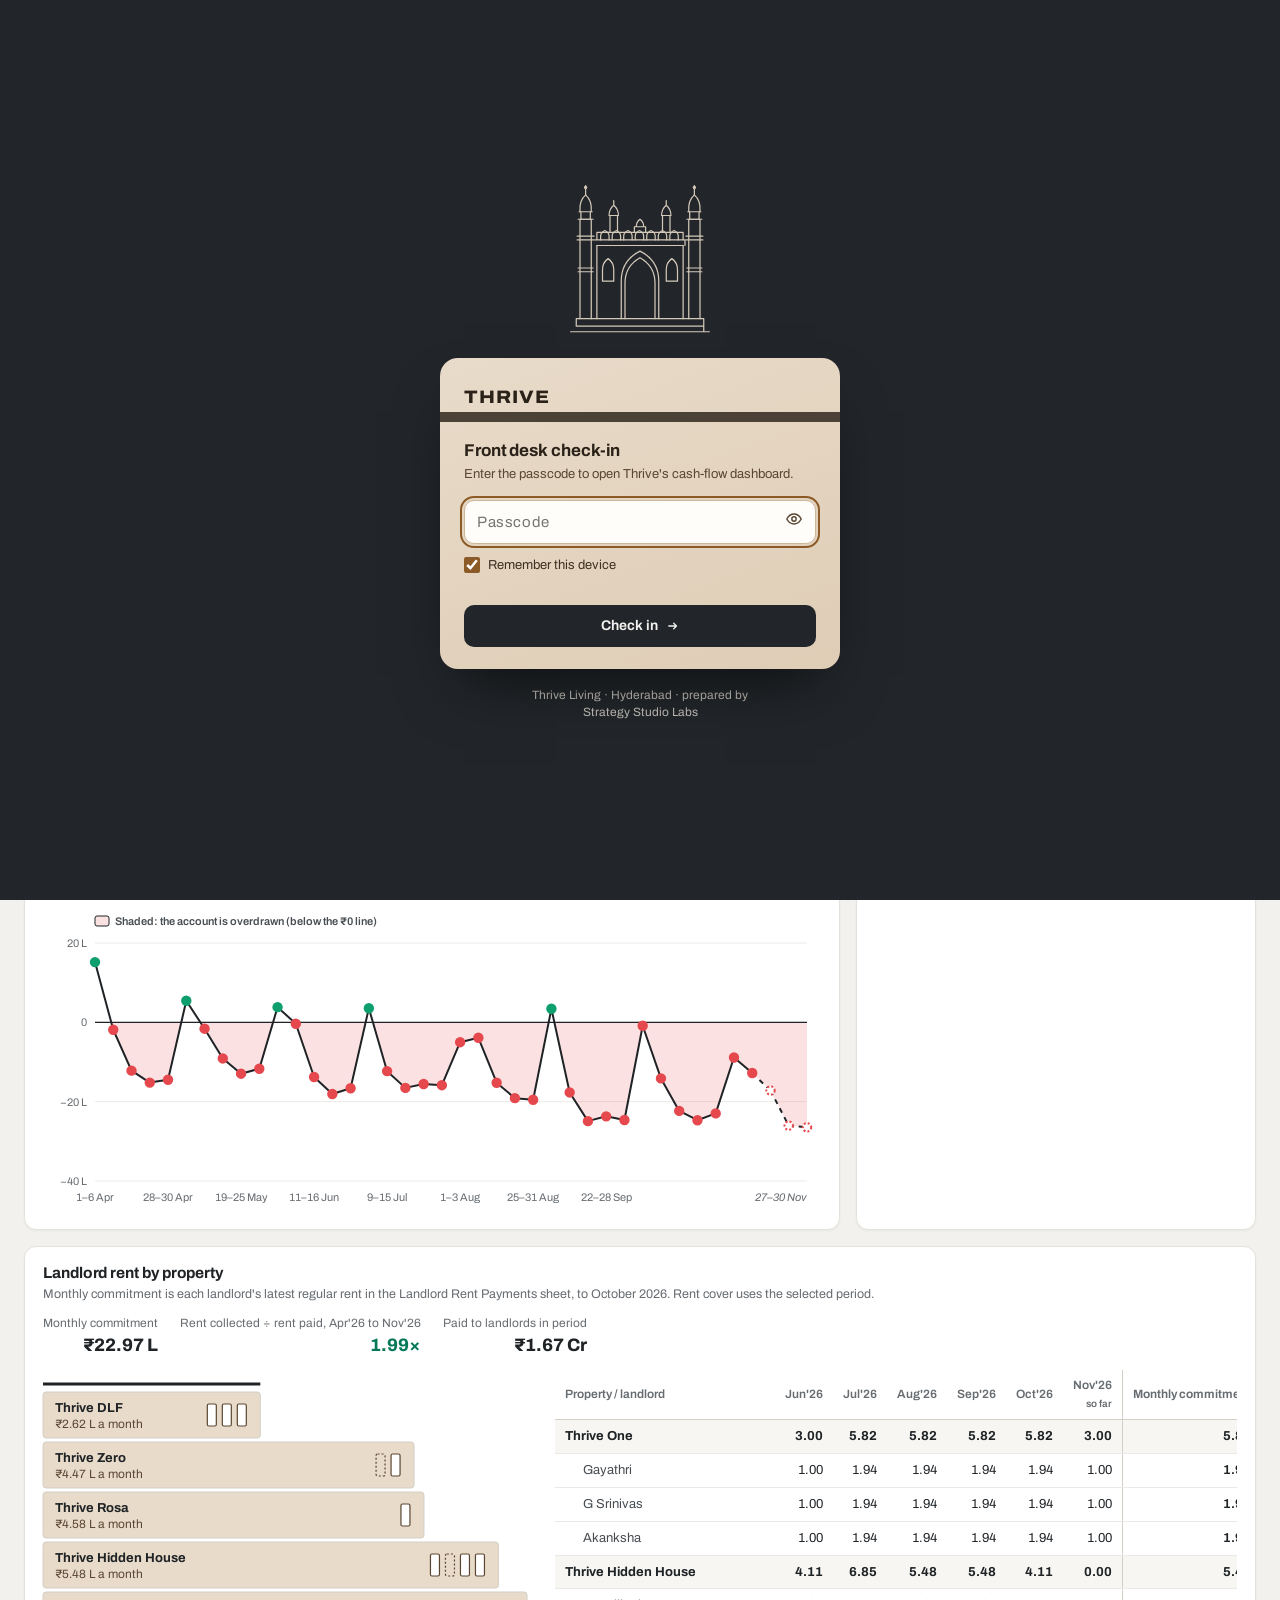
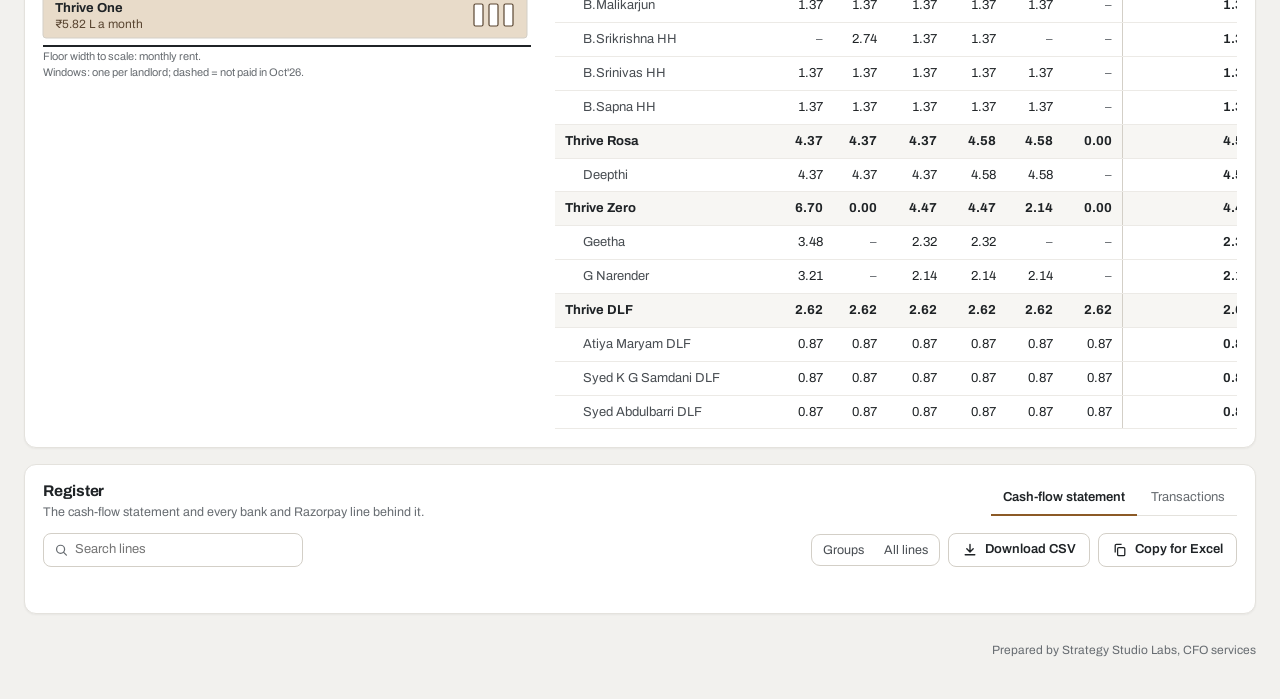
<file: index.html>
<!doctype html>
<html lang="en-IN">
<head>
<meta charset="utf-8">
<meta name="viewport" content="width=device-width, initial-scale=1">
<title>Thrive Front Desk</title>
<meta name="description" content="Weekly cash flow for Thrive Living (Thrivescape Ventures Pvt Ltd), Hyderabad, from the CFO team's weekly cash-flow workbook.">
<meta name="robots" content="noindex,nofollow">
<meta name="color-scheme" content="light dark">
<link rel="icon" href="data:image/svg+xml,%3Csvg xmlns='http://www.w3.org/2000/svg' viewBox='0 0 32 32'%3E%3Crect width='32' height='32' rx='7' fill='%2322262A'/%3E%3Ccircle cx='11' cy='16' r='3.2' fill='none' stroke='%23E7D9C6' stroke-width='2'/%3E%3Cpath d='M14 16h11M21 16v4M24 16v3' stroke='%23E7D9C6' stroke-width='2' stroke-linecap='round'/%3E%3C/svg%3E">
<link rel="preconnect" href="https://fonts.googleapis.com">
<link rel="preconnect" href="https://fonts.gstatic.com" crossorigin>
<link href="https://fonts.googleapis.com/css2?family=Archivo:wdth,wght@62..125,400..800&display=swap" rel="stylesheet">
<link rel="stylesheet" href="assets/app.css">
<script>try{var t=localStorage.getItem("thrive.theme");if(t)document.documentElement.dataset.theme=t;}catch(e){}</script>
</head>
<body>
<div id="gate" class="gate" hidden></div>

<header class="top">
  <div class="wrap top-in">
    <a class="brand" href="#" aria-label="Thrive Living cash flow, front desk">
      <span class="word">THRIVE</span>
      <span class="who">Cash flow · Thrivescape Ventures, Hyderabad</span>
    </a>
    <nav class="views" aria-label="Views">
      <button type="button" data-view="desk" aria-current="page">Front desk</button>
      <button type="button" data-view="whatif">What if</button>
      <button type="button" data-view="newprop">New property</button>
      <button type="button" data-view="ask">Ask AI</button>
    </nav>
    <div class="top-act">
      <button type="button" class="ibtn" id="printBtn" aria-label="Print this page" title="Print"><svg viewBox="0 0 20 20" width="18" height="18" aria-hidden="true"><path d="M6 8V3h8v5M6 14H4a1 1 0 0 1-1-1V9a1 1 0 0 1 1-1h12a1 1 0 0 1 1 1v4a1 1 0 0 1-1 1h-2M6 11h8v6H6z" fill="none" stroke="currentColor" stroke-width="1.6" stroke-linejoin="round"/></svg></button>
      <button type="button" class="ibtn" id="themeBtn" aria-label="Switch to dark theme"><svg viewBox="0 0 20 20" width="18" height="18" aria-hidden="true"><path d="M16.5 12.5A7 7 0 0 1 7.5 3.5a7 7 0 1 0 9 9z" fill="none" stroke="currentColor" stroke-width="1.7" stroke-linejoin="round"/></svg></button>
      <button type="button" class="ibtn" id="lockBtn" aria-label="Lock the dashboard on this device"><svg viewBox="0 0 20 20" width="18" height="18" aria-hidden="true"><rect x="4" y="9" width="12" height="8" rx="2" fill="none" stroke="currentColor" stroke-width="1.7"/><path d="M7 9V6.5a3 3 0 0 1 6 0V9" fill="none" stroke="currentColor" stroke-width="1.7"/></svg></button>
    </div>
  </div>
</header>

<form class="filters no-print" id="filters" aria-label="Period and filters" onsubmit="return false">
  <div class="wrap filters-in">
    <div class="seg" id="presets" role="group" aria-label="Quick periods"></div>
    <div class="range">
      <label class="sr" for="fFrom">From month</label><select id="fFrom" class="ctl"></select>
      <span aria-hidden="true">to</span>
      <label class="sr" for="fTo">To month</label><select id="fTo" class="ctl"></select>
    </div>
    <label class="sr" for="fCat">Category</label>
    <select id="fCat" class="ctl"></select>
    <label class="ctl alert" for="fMin" title="Flag weeks whose closing balance falls below this amount. At ₹0 it flags weeks the bank account was overdrawn.">Alert below ₹<input id="fMin" type="number" step="1" inputmode="decimal" aria-describedby="minHelp">L</label>
    <span id="minHelp" class="sr">Flags weeks whose closing balance falls below this amount, in lakh. Zero means overdrawn.</span>
    <label class="switch" for="fProj"><input id="fProj" type="checkbox" checked><span class="track" aria-hidden="true"></span>Planned weeks</label>
  </div>
</form>

<main class="wrap" id="main">
  <p class="print-only print-scope" id="printScope"></p>

  <!-- ============ FRONT DESK ============ -->
  <section id="v-desk" class="view" aria-labelledby="deskH">
    <section class="desk">
      <div class="desk-meta"><span id="greet"></span><span id="asOf"></span></div>
      <h1 id="deskH" class="verdict" aria-live="polite"><span id="verdict"></span> <button type="button" class="link no-print" id="goWhatif">Try a what-if</button></h1>
      <div class="tags" id="tags" aria-label="Key figures for the selected period"></div>
      <div class="balances" id="balances" aria-label="Balances at the last actual week"></div>
    </section>

    <div class="grid">
      <section class="card c7" aria-labelledby="rackH">
        <div class="card-h"><div><h2 id="rackH">Key rack</h2><p class="hint">Latest weeks, each tag is a week's closing bank balance. Click a tag for its line items.</p></div><div class="legend" id="rackLegend"></div></div>
        <div class="rack" id="rack"></div>
        <div class="wkpair" id="rackWeeks"></div>
      </section>
      <section class="card c5" aria-labelledby="watchH">
        <div class="card-h"><div><h2 id="watchH">Needs attention</h2><p class="hint">From the latest position, not the selected period.</p></div></div>
        <ul class="watch" id="watch"></ul>
      </section>

      <section class="card c8" aria-labelledby="cfH" id="s-cashflow">
        <div class="card-h">
          <div><h2 id="cfH">Cash flow</h2><p class="hint" id="cfHint">Money in above the line, money out below, net as the line. Click a bar for its line items.</p></div>
          <div class="seg small" id="grain" role="group" aria-label="Weekly or monthly">
            <button type="button" data-g="w">Weekly</button><button type="button" data-g="m">Monthly</button>
          </div>
        </div>
        <div class="legend"><span><i class="sw in"></i>Money in</span><span><i class="sw out"></i>Money out</span><span><i class="sw net"></i>Net</span><span><i class="sw hatch"></i>Planned</span></div>
        <div class="chart fill" id="cfChart"></div>
      </section>
      <section class="card c4" aria-labelledby="payH" id="s-payments">
        <div class="card-h"><div><h2 id="payH">Upcoming payments</h2><p class="hint" id="paySub"></p></div></div>
        <table class="data pay" id="pay"></table>
        <button type="button" class="link" id="payMore" hidden></button>
      </section>

      <section class="card c8" aria-labelledby="balH" id="s-balance">
        <div class="card-h"><div><h2 id="balH">Closing bank balance</h2><p class="hint" id="balHint"></p></div>
          <div class="seg small" id="balGrain" role="group" aria-label="Weekly or monthly balance">
            <button type="button" data-g="w">Weekly</button><button type="button" data-g="m">Monthly</button>
          </div></div>
        <div class="chart fill" id="balChart"></div>
      </section>
      <section class="card c4" aria-labelledby="spendH" id="s-spend">
        <div class="card-h"><div><h2 id="spendH">Spend by category</h2><p class="hint" id="spendSub"></p></div></div>
        <div id="spend" class="spend"></div>
      </section>

      <section class="card c12" aria-labelledby="llH" id="s-landlords">
        <div class="card-h"><div><h2 id="llH">Landlord rent by property</h2><p class="hint" id="llSub"></p></div>
          <div class="figs" id="llFigs"></div></div>
        <div class="ll">
          <div class="chart" id="building"></div>
          <div class="tbl-wrap"><table class="data" id="llTable"></table></div>
        </div>
      </section>

      <section class="card c12" aria-labelledby="regH" id="s-register">
        <div class="card-h">
          <div><h2 id="regH">Register</h2><p class="hint" id="regSub">The cash-flow statement and every bank and Razorpay line behind it.</p></div>
          <div class="tabs no-print" role="tablist" aria-label="Register">
            <button type="button" role="tab" id="tabStmt" aria-selected="true" aria-controls="paneStmt">Cash-flow statement</button>
            <button type="button" role="tab" id="tabTx" aria-selected="false" aria-controls="paneTx">Transactions</button>
          </div>
        </div>
        <div class="tools no-print">
          <div class="search"><svg viewBox="0 0 20 20" width="16" height="16" aria-hidden="true"><circle cx="9" cy="9" r="5.5" fill="none" stroke="currentColor" stroke-width="1.7"/><path d="M13.2 13.2L17 17" stroke="currentColor" stroke-width="1.7" stroke-linecap="round"/></svg>
            <input type="search" id="regSearch" placeholder="Search lines" aria-label="Search the register"></div>
          <span class="count" id="regCount"></span>
          <div class="seg small" id="expand" role="group" aria-label="Statement rows"><button type="button" data-e="0">Groups</button><button type="button" data-e="1">All lines</button></div>
          <button type="button" class="btn" id="csvBtn"><svg viewBox="0 0 20 20" width="16" height="16" aria-hidden="true"><path d="M10 3v9M6 8.5l4 4 4-4M4 16h12" fill="none" stroke="currentColor" stroke-width="1.7" stroke-linecap="round" stroke-linejoin="round"/></svg>Download CSV</button>
          <button type="button" class="btn" id="copyBtn"><svg viewBox="0 0 20 20" width="16" height="16" aria-hidden="true"><rect x="7" y="7" width="9" height="10" rx="1.5" fill="none" stroke="currentColor" stroke-width="1.6"/><path d="M4 13V4.5A1.5 1.5 0 0 1 5.5 3H12" fill="none" stroke="currentColor" stroke-width="1.6"/></svg>Copy for Excel</button>
        </div>
        <div class="chips" id="txChips"></div>
        <div id="paneStmt" role="tabpanel" aria-labelledby="tabStmt" class="tbl-wrap"></div>
        <div id="paneTx" role="tabpanel" aria-labelledby="tabTx" class="tbl-wrap" hidden></div>
        <div class="pager no-print" id="pager"></div>
      </section>
    </div>
  </section>

  <!-- ============ WHAT IF ============ -->
  <section id="v-whatif" class="view" hidden aria-labelledby="wiH">
    <div class="wi-head">
      <h1 id="wiH" class="verdict" aria-live="polite"><span id="wiVerdict"></span></h1>
      <p class="hint" id="wiSub"></p>
    </div>
    <div class="grid">
      <form class="card c4 wi-ctl" id="wiForm" aria-label="What-if changes" onsubmit="return false"></form>
      <section class="card c8" aria-labelledby="wiChartH">
        <div class="card-h"><div><h2 id="wiChartH">Closing balance, plan vs what-if</h2><p class="hint">Planned weeks only. The thin dashed line is the plan; the solid line is your what-if.</p></div><span id="wiBadge"></span></div>
        <div class="chart" id="wiChart"></div>
        <div class="tbl-wrap"><table class="data" id="wiTable"></table></div>
      </section>
    </div>
  </section>

  <!-- ============ NEW PROPERTY ============ -->
  <section id="v-newprop" class="view" hidden aria-labelledby="npH">
    <div class="wi-head">
      <h1 id="npH" class="verdict">Would a new property work? <span id="npBadge"></span></h1>
      <p class="hint" id="npVerdict" aria-live="polite"></p>
      <p class="hint">Fill in the property's numbers on the left; every result updates as you type. Example values are filled in to start: replace them with the real ones.</p>
    </div>
    <div class="grid np">
      <form class="card c6 np-form" id="npForm" aria-label="New property inputs" onsubmit="return false"></form>
      <div class="c6 np-res">
        <section class="card" aria-labelledby="npChecksH">
          <h2 id="npChecksH">The checks</h2>
          <ul class="np-checks" id="npChecks"></ul>
          <div class="np-figs" id="npFigs"></div>
        </section>
        <section class="card" aria-labelledby="npMonthH">
          <h2 id="npMonthH">A full month, first year</h2>
          <p class="hint">Once every expected resident has moved in, at this year's prices.</p>
          <table class="data np-month" id="npMonth"></table>
        </section>
        <section class="card" aria-labelledby="npThriveH">
          <h2 id="npThriveH">What it means for Thrive</h2>
          <ul class="np-list" id="npThrive"></ul>
        </section>
      </div>
      <section class="card c12" aria-labelledby="npFlowH">
        <div class="card-h"><div><h2 id="npFlowH">Month by month: income and running costs</h2><p class="hint">Rent and other income against landlord rent, GST and running costs. Setup costs and deposits are left out here.</p></div><div class="legend"><span><i class="sw in"></i>Income</span><span><i class="sw out"></i>Landlord rent, GST and running costs</span><span><i class="sw net"></i>Profit</span></div></div>
        <div class="chart" id="npFlow"></div>
      </section>
      <section class="card c12" aria-labelledby="npCumH">
        <div class="card-h"><div><h2 id="npCumH">Getting the money back</h2><p class="hint">Thrive's running total: profits minus setup costs and the landlord deposit. Where the line crosses ₹0, the money is back.</p></div></div>
        <div class="chart" id="npCum"></div>
      </section>
      <section class="card c12" aria-labelledby="npTableH">
        <h2 id="npTableH">Every month</h2>
        <div class="tbl-wrap"><table class="data np-table" id="npTable"></table></div>
        <p class="hint" id="npEnd"></p>
      </section>
      <section class="card c6" aria-labelledby="npGridH">
        <h2 id="npGridH">If fewer beds fill, or rent changes</h2>
        <p class="hint">Profit in a full month, first year. Your expected residents are highlighted when they match a row.</p>
        <div class="tbl-wrap"><table class="data np-grid" id="npGrid"></table></div>
      </section>
      <section class="card c6" aria-labelledby="npHowH">
        <h2 id="npHowH">How this is worked out</h2>
        <ul class="np-list">
          <li>Rents are entered per bed, per month, without GST. Average rent assumes residents spread across room types in the same mix as the beds.</li>
          <li>Residents move in evenly over the fill-up months once the work is finished. Each month, residents ÷ average stay leave, and are replaced in the same month.</li>
          <li>Setup costs and the landlord deposit are paid in month 1. Landlord rent starts after the rent-free months; running costs start when residents can move in.</li>
          <li>GST RCM is added on landlord rent. Rent, running cost and landlord increases apply every 12 months from the lease start.</li>
          <li>Residents' deposits are collected on move-in and refunded on move-out. They are owed back, so they never count as profit or as money back.</li>
          <li>"Money back" is the first month the running total (profits minus setup and landlord deposit) reaches ₹0. The landlord deposit counts as spent until the lease ends.</li>
          <li>Break-even is the number of residents at which a full month neither makes nor loses money. Figures are before income tax and loan interest.</li>
          <li>The checks: a full month makes money; occupancy can fall at least 10 points before a month loses money; money back within your target and within the period. All four pass = Feasible; a full-month loss or no money back in the period = Not feasible; anything else = Marginal.</li>
        </ul>
      </section>
    </div>
  </section>

  <!-- ============ ASK AI ============ -->
  <section id="v-ask" class="view" hidden aria-labelledby="askH">
    <div class="ask">
      <div class="ask-head">
        <h1 id="askH" class="verdict">Ask AI</h1>
        <p class="hint">Answers come straight from this week's cash-flow file, worked out in your browser. Nothing is sent anywhere. For open-ended questions, use Ask Claude (needs a Claude account).</p>
        <a class="btn" id="askClaude" target="_blank" rel="noopener" hidden>Ask Claude<svg viewBox="0 0 20 20" width="14" height="14" aria-hidden="true"><path d="M7 13l6-6M8 6h5v5" fill="none" stroke="currentColor" stroke-width="1.8" stroke-linecap="round"/></svg></a>
      </div>
      <div class="ask-log" id="askLog" aria-live="polite"></div>
      <div class="ask-sugg" id="askSugg"></div>
      <form class="ask-form" id="askForm" onsubmit="return false">
        <label class="sr" for="askIn">Your question</label>
        <input id="askIn" type="text" autocomplete="off" placeholder="e.g. What was the closing balance in October?">
        <button type="submit" class="btn primary">Ask</button>
      </form>
    </div>
  </section>

  <footer class="foot" id="foot"></footer>
</main>

<div class="scrim" id="scrim" hidden></div>
<aside class="drawer" id="drawer" role="dialog" aria-modal="true" aria-labelledby="drawerTitle" hidden>
  <div class="drawer-h"><div><h2 id="drawerTitle"></h2><p class="hint" id="drawerSub"></p></div>
    <button type="button" class="ibtn" id="drawerClose" aria-label="Close details"><svg viewBox="0 0 20 20" width="18" height="18" aria-hidden="true"><path d="M5 5l10 10M15 5L5 15" stroke="currentColor" stroke-width="1.8" stroke-linecap="round"/></svg></button></div>
  <div class="drawer-b" id="drawerBody"></div>
</aside>
<div class="toast" id="toast" role="status" hidden></div>

<script src="data.js"></script>
<script src="assets/model.js"></script>
<script src="assets/charts.js"></script>
<script src="assets/ask.js"></script>
<script src="assets/property.js"></script>
<script src="assets/property-ui.js"></script>
<script src="assets/app.js"></script>
</body>
</html>
</file>
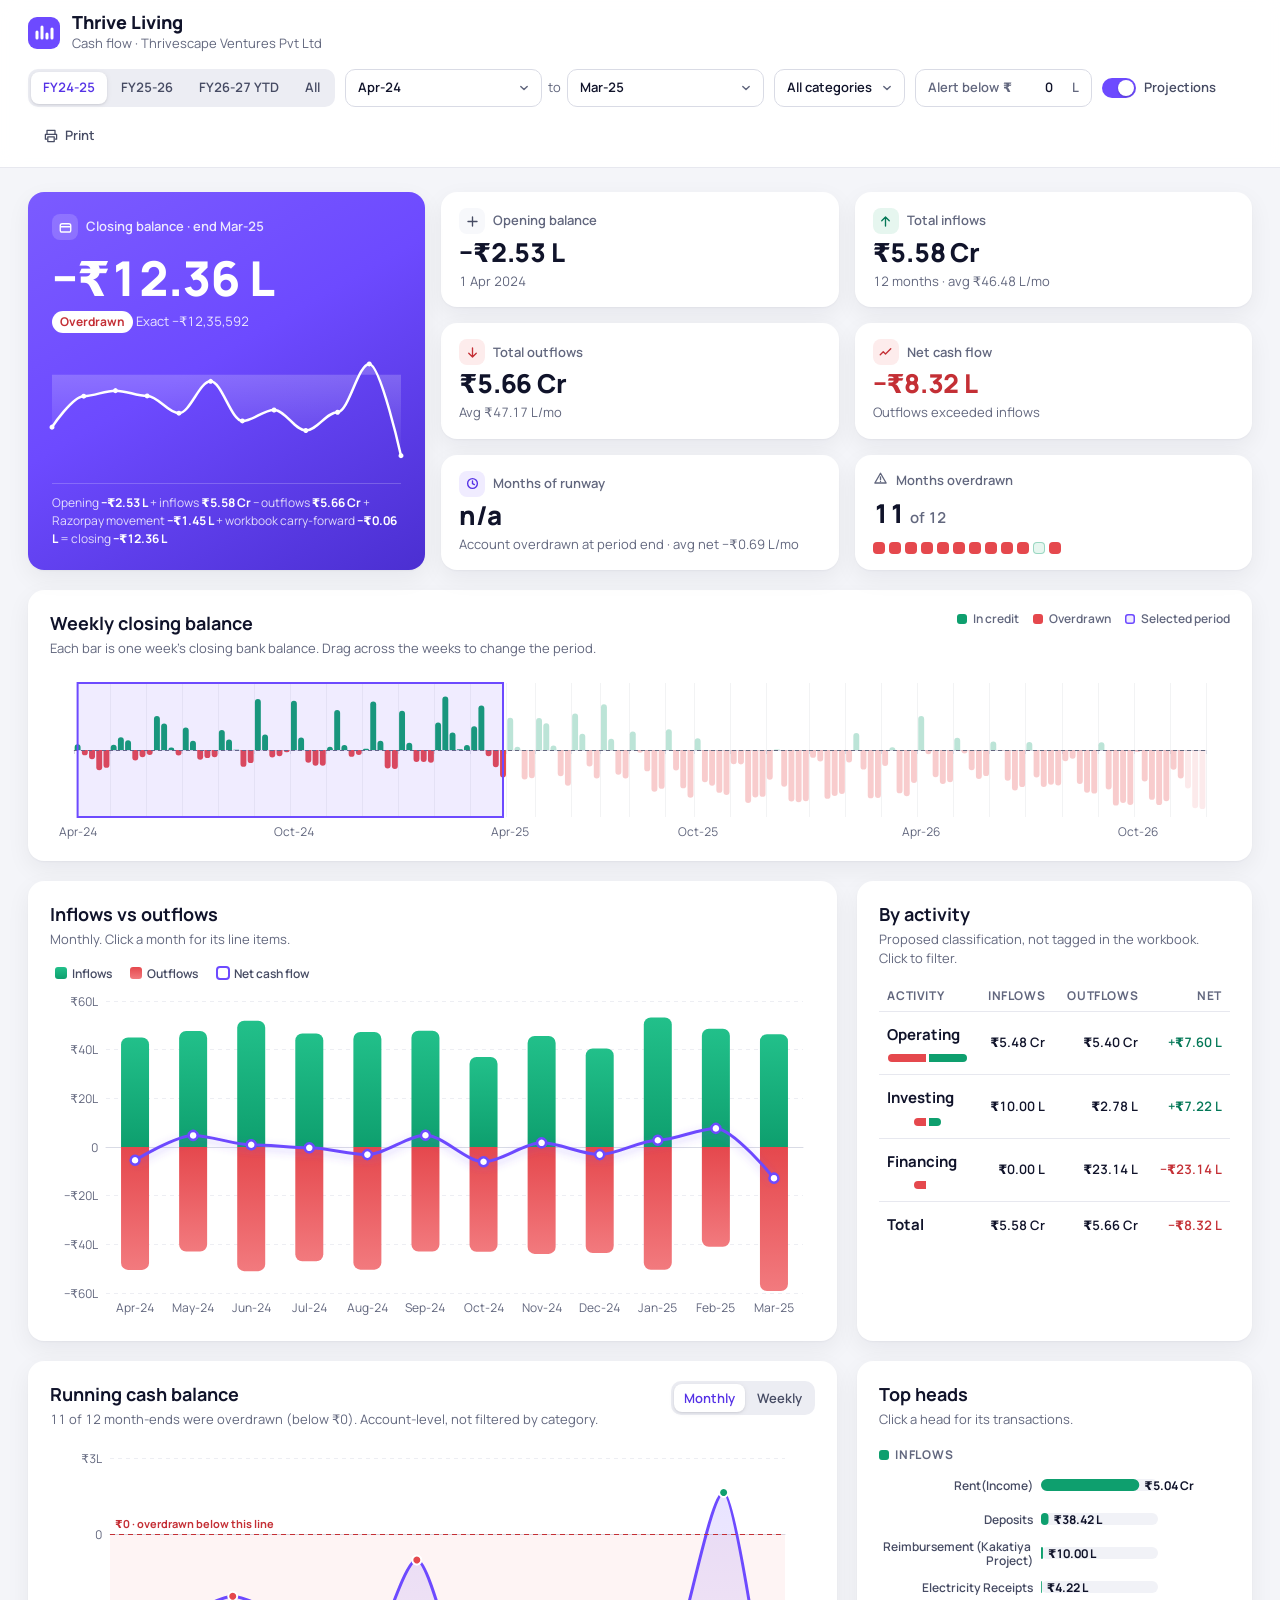
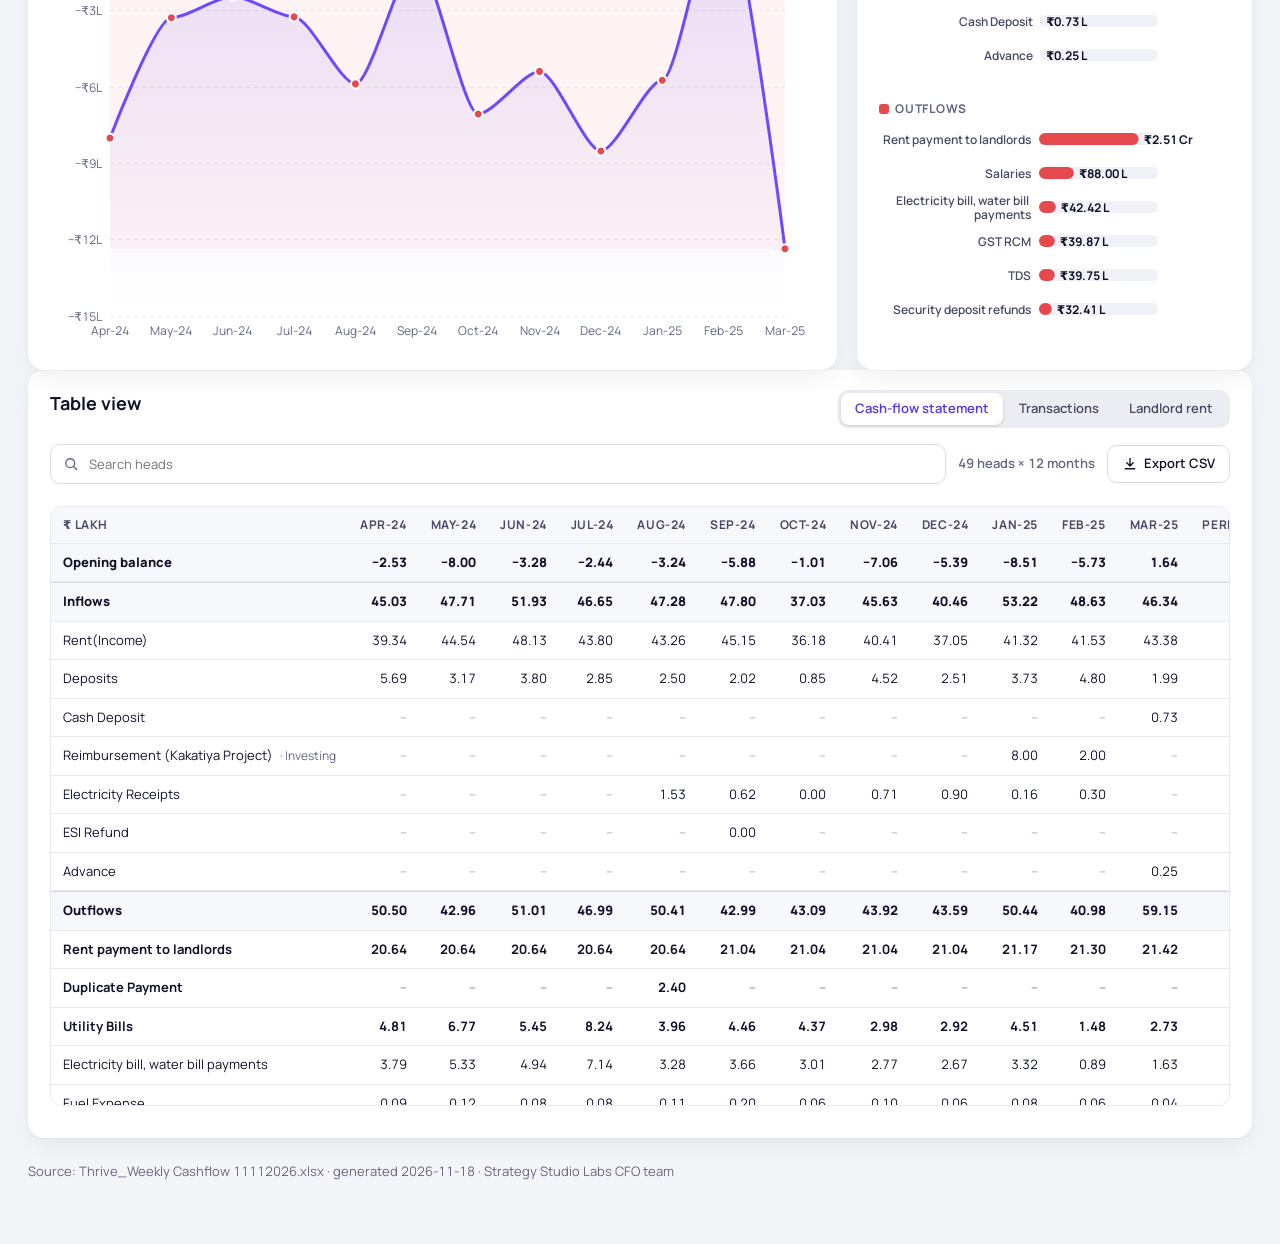
<file: dashboard-classic.html>
<!doctype html>
<html lang="en-IN">
<head>
<meta charset="utf-8">
<meta name="viewport" content="width=device-width, initial-scale=1">
<title>Thrive Cash Flow (classic)</title>
<meta name="description" content="Weekly and monthly cash flow for Thrive Living (Thrivescape Ventures Pvt Ltd), from the CFO team's cash-flow workbook.">
<meta name="robots" content="noindex,nofollow">
<link rel="icon" href="data:image/svg+xml,%3Csvg xmlns='http://www.w3.org/2000/svg' viewBox='0 0 32 32'%3E%3Crect width='32' height='32' rx='9' fill='%236D4AFF'/%3E%3Cpath d='M9 21V15M14 21V10M19 21V17M24 21V12' stroke='white' stroke-width='3' stroke-linecap='round'/%3E%3C/svg%3E">
<link rel="preload" href="fonts/manrope-latin-600-normal.woff2" as="font" type="font/woff2" crossorigin>
<link rel="stylesheet" href="classic/styles.css">
</head>
<body>
<header class="topbar">
  <div class="wrap topbar-in">
    <div class="brand">
      <span class="mark" aria-hidden="true"><svg viewBox="0 0 32 32" width="32" height="32"><rect width="32" height="32" rx="9" fill="currentColor"/><path d="M9 21V15M14 21V10M19 21V17M24 21V12" stroke="#fff" stroke-width="3" stroke-linecap="round"/></svg></span>
      <div>
        <h1>Thrive Living</h1>
        <p class="sub">Cash flow · Thrivescape Ventures Pvt Ltd</p>
      </div>
    </div>
    <form class="filters" id="filters" aria-label="Filters" onsubmit="return false">
      <div class="seg" id="presets" role="group" aria-label="Quick periods">
        <button type="button" data-p="2024-04,2025-03">FY24-25</button>
        <button type="button" data-p="2025-04,2026-03">FY25-26</button>
        <button type="button" data-p="2026-04,2026-11">FY26-27 YTD</button>
        <button type="button" data-p="all">All</button>
      </div>
      <div class="range">
        <label class="sr" for="fFrom">From month</label>
        <select id="fFrom" class="ctl"></select>
        <span class="to" aria-hidden="true">to</span>
        <label class="sr" for="fTo">To month</label>
        <select id="fTo" class="ctl"></select>
      </div>
      <label class="sr" for="fCat">Category</label>
      <select id="fCat" class="ctl">
        <option value="All">All categories</option>
        <option value="Operating">Operating</option>
        <option value="Investing">Investing</option>
        <option value="Financing">Financing</option>
      </select>
      <label class="minf ctl" for="fMin" title="Flag months whose closing balance falls below this amount. At ₹0 it marks months the bank account was overdrawn.">Alert below <span>₹</span><input id="fMin" type="number" step="1" value="0" inputmode="decimal" aria-describedby="minHelp"><span>L</span></label><span id="minHelp" class="sr">Flags months whose closing balance falls below this amount, in lakh. Zero means overdrawn.</span>
      <label class="switch" for="fProj"><input id="fProj" type="checkbox" checked><span class="track" aria-hidden="true"></span>Projections</label>
      <button type="button" class="btn ghost no-print" id="printBtn" aria-label="Print or save as PDF">
        <svg viewBox="0 0 20 20" width="16" height="16" aria-hidden="true"><path d="M5 8V3h10v5M5 14H3V8h14v6h-2M6 11h8v6H6z" fill="none" stroke="currentColor" stroke-width="1.6" stroke-linejoin="round"/></svg>
        Print
      </button>
    </form>
  </div>
</header>

<main class="wrap">
  <p class="print-only print-scope" id="printScope"></p>

  <section class="bento" id="kpis" aria-label="Key figures"></section>
  <p class="scope-note" id="scopeNote" hidden></p>

  <section class="card loom" aria-labelledby="loomH">
    <div class="card-head">
      <div>
        <h2 id="loomH">Weekly closing balance</h2>
        <p class="hint no-print">Each bar is one week's closing bank balance. Drag across the weeks to change the period.</p>
      </div>
      <div class="legend-inline" id="loomLegend" aria-hidden="true"></div>
    </div>
    <div id="loomChart" class="chart loom-chart" role="img" aria-label="Weekly closing balance bars; drag to select a period"></div>
  </section>

  <div class="row">
    <section class="card span-8" aria-labelledby="flowH">
      <div class="card-head">
        <div>
          <h2 id="flowH">Inflows vs outflows</h2>
          <p class="hint">Monthly. Click a month for its line items.</p>
        </div>
      </div>
      <div id="flowChart" class="chart tall"></div>
    </section>
    <section class="card span-4" aria-labelledby="actH">
      <div class="card-head">
        <div>
          <h2 id="actH">By activity</h2>
          <p class="hint">Proposed classification, not tagged in the workbook. Click to filter.</p>
        </div>
      </div>
      <div id="actTable"></div>
    </section>
  </div>

  <div class="row">
    <section class="card span-8" aria-labelledby="balH">
      <div class="card-head">
        <div>
          <h2 id="balH">Running cash balance</h2>
          <p class="hint" id="balHint"></p>
        </div>
        <div class="seg small no-print" id="balGrain" role="group" aria-label="Balance granularity">
          <button type="button" data-g="m" class="on" aria-pressed="true">Monthly</button>
          <button type="button" data-g="w" aria-pressed="false">Weekly</button>
        </div>
      </div>
      <div id="balChart" class="chart tall"></div>
    </section>
    <section class="card span-4 heads" aria-labelledby="headsH">
      <div class="card-head">
        <div>
          <h2 id="headsH">Top heads</h2>
          <p class="hint">Click a head for its transactions.</p>
        </div>
      </div>
      <h3 class="mini"><i class="lg gain"></i>Inflows</h3>
      <div id="topIn" class="chart heads-chart"></div>
      <h3 class="mini"><i class="lg loss"></i>Outflows</h3>
      <div id="topOut" class="chart heads-chart"></div>
    </section>
  </div>

  <section class="card" aria-labelledby="tblH" id="tables">
    <div class="card-head">
      <h2 id="tblH">Table view</h2>
      <div class="tabs no-print" role="tablist" aria-label="Table">
        <button type="button" role="tab" id="tabStmt" aria-selected="true" aria-controls="paneStmt">Cash-flow statement</button>
        <button type="button" role="tab" id="tabTx" aria-selected="false" aria-controls="paneTx">Transactions</button>
        <button type="button" role="tab" id="tabLl" aria-selected="false" aria-controls="paneLl">Landlord rent</button>
      </div>
    </div>
    <div class="tbl-tools no-print">
      <div class="search">
        <svg viewBox="0 0 20 20" width="16" height="16" aria-hidden="true"><circle cx="9" cy="9" r="5.5" fill="none" stroke="currentColor" stroke-width="1.7"/><path d="M13.2 13.2L17 17" stroke="currentColor" stroke-width="1.7" stroke-linecap="round"/></svg>
        <input type="search" id="tblSearch" placeholder="Search heads" aria-label="Search table">
      </div>
      <span class="count" id="tblCount"></span>
      <button type="button" class="btn" id="csvBtn">
        <svg viewBox="0 0 20 20" width="16" height="16" aria-hidden="true"><path d="M10 3v9M6 8.5l4 4 4-4M4 16h12" fill="none" stroke="currentColor" stroke-width="1.7" stroke-linecap="round" stroke-linejoin="round"/></svg>
        Export CSV
      </button>
    </div>
    <div class="chips no-print" id="txChips"></div>
    <div id="paneStmt" role="tabpanel" aria-labelledby="tabStmt" class="tbl-wrap"></div>
    <div id="paneTx" role="tabpanel" aria-labelledby="tabTx" class="tbl-wrap" hidden></div>
    <div id="paneLl" role="tabpanel" aria-labelledby="tabLl" class="tbl-wrap" hidden></div>
    <div class="pager no-print" id="pager"></div>
  </section>

  <footer class="foot">Source: <span id="srcFile"></span> · generated <span id="genDate"></span> · Strategy Studio Labs CFO team</footer>
</main>

<div class="scrim" id="scrim" hidden></div>
<aside class="drawer" id="drawer" aria-labelledby="drawerTitle" hidden>
  <div class="drawer-head">
    <h2 id="drawerTitle"></h2>
    <button type="button" class="btn icon" id="drawerClose" aria-label="Close details">
      <svg viewBox="0 0 20 20" width="18" height="18" aria-hidden="true"><path d="M5 5l10 10M15 5L5 15" stroke="currentColor" stroke-width="1.8" stroke-linecap="round"/></svg>
    </button>
  </div>
  <div class="drawer-body" id="drawerBody"></div>
</aside>

<script src="vendor/echarts-5.5.1.min.js"></script>
<script src="data.js"></script>
<script src="classic/app.js"></script>
</body>
</html>
</file>
<file: assets/app.css>
/* Thrive Front Desk — cash-flow dashboard. World: a co-living reception desk (key tags, the key rack,
   the register). Charcoal from Thrive's own wordmark, an oak desk band, brass for live states.
   Green and red only ever mean money in / gain and money out / loss / overdrawn. */
:root {
  --ground: #F2F1EE; --card: #FFFFFF; --sunk: #F7F6F3; --line: #E4E2DD; --line-2: #D3CFC7; --rule: #ECEAE6;
  --ink: #1F2326; --ink-2: #484D52; --ink-3: #676C71;
  --desk: #E8DBC9; --desk-2: #DFCDB6; --desk-ink: #5A4632; --desk-line: #CDB79C;
  --accent: #8C5A26; --accent-soft: #F4E9DB; --accent-ink: #7A4C1C;
  --gain: #0E9F6E; --gain-ink: #047857; --gain-soft: #E3F4EC;
  --loss: #E5484D; --loss-ink: #C42F35; --loss-soft: #FCE9E9;
  --warn-ink: #9A5B0B; --warn-soft: #FBEEDB;
  --head: #22262A; --head-ink: #F4F2EE; --head-ink-2: #C3C0B9;
  --tag-shadow: 0 1px 0 rgba(60, 44, 28, .10), 0 8px 18px -10px rgba(60, 44, 28, .45);
  --card-shadow: 0 1px 2px rgba(31, 35, 38, .05);
  --r: 12px; --font: "Archivo", ui-sans-serif, system-ui, "Segoe UI", sans-serif;
  color-scheme: light;
}
@media (prefers-color-scheme: dark) { :root:not([data-theme="light"]) {
  --ground: #131517; --card: #1C1F22; --sunk: #181B1D; --line: #2C3034; --line-2: #3A3F44; --rule: #262A2D;
  --ink: #ECEDEE; --ink-2: #BFC3C7; --ink-3: #969BA0;
  --desk: #2A241E; --desk-2: #332B23; --desk-ink: #E2CCAE; --desk-line: #4A3D30;
  --accent: #D9A367; --accent-soft: #33281C; --accent-ink: #E6B47C;
  --gain: #2AAE7B; --gain-ink: #5BD3A2; --gain-soft: #17322A;
  --loss: #DC3F46; --loss-ink: #FF8A8F; --loss-soft: #3A1E20;
  --warn-ink: #F0B65F; --warn-soft: #382A16;
  --head: #0D0F10; --head-ink: #F4F2EE; --head-ink-2: #A9A6A0;
  --tag-shadow: 0 1px 0 rgba(0, 0, 0, .4), 0 10px 20px -12px rgba(0, 0, 0, .9);
  --card-shadow: none; color-scheme: dark;
} }
:root[data-theme="dark"] {
  --ground: #131517; --card: #1C1F22; --sunk: #181B1D; --line: #2C3034; --line-2: #3A3F44; --rule: #262A2D;
  --ink: #ECEDEE; --ink-2: #BFC3C7; --ink-3: #969BA0;
  --desk: #2A241E; --desk-2: #332B23; --desk-ink: #E2CCAE; --desk-line: #4A3D30;
  --accent: #D9A367; --accent-soft: #33281C; --accent-ink: #E6B47C;
  --gain: #2AAE7B; --gain-ink: #5BD3A2; --gain-soft: #17322A;
  --loss: #DC3F46; --loss-ink: #FF8A8F; --loss-soft: #3A1E20;
  --warn-ink: #F0B65F; --warn-soft: #382A16;
  --head: #0D0F10; --head-ink: #F4F2EE; --head-ink-2: #A9A6A0;
  --tag-shadow: 0 1px 0 rgba(0, 0, 0, .4), 0 10px 20px -12px rgba(0, 0, 0, .9);
  --card-shadow: none; color-scheme: dark;
}

* { box-sizing: border-box; margin: 0; padding: 0; }
[hidden] { display: none !important; }
html { background: var(--ground); scroll-padding-top: var(--top-h, 120px); -webkit-text-size-adjust: 100%; }
body { font-family: var(--font); font-size: 14px; line-height: 1.45; color: var(--ink); background: var(--ground); font-variant-numeric: tabular-nums; -webkit-font-smoothing: antialiased; overflow-x: clip; }
::selection { background: var(--accent-soft); color: var(--ink); }
:focus-visible { outline: 2px solid var(--accent); outline-offset: 2px; border-radius: 6px; }
button, select, input { font: inherit; color: inherit; }
button { cursor: pointer; background: none; border: 0; }
a { color: var(--accent-ink); text-underline-offset: 3px; }
* { scrollbar-width: thin; scrollbar-color: var(--line-2) transparent; }
.sr { position: absolute; width: 1px; height: 1px; overflow: hidden; clip: rect(0 0 0 0); white-space: nowrap; }
.wrap { max-width: 1320px; margin: 0 auto; padding: 0 24px; }
.print-only { display: none; }
h1, h2, h3 { font-weight: 700; letter-spacing: -.005em; line-height: 1.25; }
h2 { font-size: 15.5px; }
.hint { color: var(--ink-3); font-size: 12.5px; margin-top: 2px; }
.n { font-variant-numeric: tabular-nums; }
.pos { color: var(--gain-ink); } .neg { color: var(--loss-ink); }

/* ---------- header ---------- */
.top { background: var(--head); color: var(--head-ink); position: sticky; top: 0; z-index: 30; }
.top-in { display: flex; align-items: center; gap: 28px; min-height: 56px; }
.brand { display: flex; align-items: baseline; gap: 12px; color: inherit; text-decoration: none; }
.word { font-weight: 800; font-stretch: 112%; font-size: 21px; letter-spacing: .06em; }
.who { font-size: 12.5px; color: var(--head-ink-2); }
.views { display: flex; gap: 2px; margin-left: 8px; }
.views button { padding: 8px 12px; border-radius: 8px; color: var(--head-ink-2); font-weight: 500; font-size: 13.5px; }
.views button:hover { color: var(--head-ink); background: rgba(255, 255, 255, .06); }
.views button[aria-current="page"] { color: var(--head-ink); box-shadow: inset 0 -2px 0 var(--accent); border-radius: 8px 8px 0 0; }
.top-act { margin-left: auto; display: flex; gap: 4px; }
.ibtn { width: 36px; height: 36px; display: grid; place-items: center; border-radius: 8px; color: inherit; }
.top .ibtn { color: var(--head-ink-2); } .top .ibtn:hover { color: var(--head-ink); background: rgba(255, 255, 255, .08); }

/* ---------- filters ---------- */
.filters { position: sticky; top: 56px; z-index: 25; background: color-mix(in srgb, var(--ground) 92%, transparent); backdrop-filter: blur(8px); border-bottom: 1px solid var(--line); }
.filters-in { display: flex; flex-wrap: wrap; align-items: center; gap: 8px 10px; padding-top: 10px; padding-bottom: 10px; }
.ctl { height: 34px; border: 1px solid var(--line-2); background: var(--card); border-radius: 8px; padding: 0 10px; font-size: 13px; }
#fCat { max-width: 230px; }
select.ctl { padding-right: 6px; }
.range { display: flex; align-items: center; gap: 6px; color: var(--ink-3); font-size: 13px; }
.alert { display: inline-flex; align-items: center; gap: 4px; color: var(--ink-2); }
.alert input { width: 44px; border: 0; background: transparent; text-align: right; font-size: 13px; padding: 0 2px; }
.alert input:focus { outline: none; } .alert:focus-within { outline: 2px solid var(--accent); outline-offset: 1px; }
.seg { display: inline-flex; background: var(--card); border: 1px solid var(--line-2); border-radius: 9px; padding: 2px; gap: 2px; }
.seg button { height: 28px; padding: 0 11px; border-radius: 7px; font-size: 13px; color: var(--ink-2); white-space: nowrap; }
.seg button:hover { color: var(--ink); background: var(--sunk); }
.seg button.on, .seg button[aria-pressed="true"] { background: var(--ink); color: var(--card); font-weight: 600; }
.seg.small button { height: 26px; padding: 0 9px; font-size: 12.5px; }
.switch { display: inline-flex; align-items: center; gap: 8px; font-size: 13px; color: var(--ink-2); cursor: pointer; user-select: none; }
.switch input { position: absolute; opacity: 0; width: 1px; height: 1px; }
.track { width: 32px; height: 18px; border-radius: 9px; background: var(--line-2); position: relative; transition: background .2s; }
.track::after { content: ""; position: absolute; left: 2px; top: 2px; width: 14px; height: 14px; border-radius: 50%; background: var(--card); transition: transform .2s cubic-bezier(.2, .8, .2, 1); box-shadow: 0 1px 2px rgba(0, 0, 0, .25); }
.switch input:checked + .track { background: var(--ink); } .switch input:checked + .track::after { transform: translateX(14px); }
.switch input:focus-visible + .track { outline: 2px solid var(--accent); outline-offset: 2px; }
.btn { display: inline-flex; align-items: center; gap: 7px; height: 34px; padding: 0 13px; border-radius: 8px; border: 1px solid var(--line-2); background: var(--card); font-size: 13px; font-weight: 600; color: var(--ink); text-decoration: none; white-space: nowrap; }
.btn:hover { border-color: var(--ink-3); }
.btn.primary { background: var(--ink); color: var(--card); border-color: var(--ink); }
.btn.ghost { margin-left: auto; }
.link { color: var(--accent-ink); font-weight: 600; text-decoration: underline; text-decoration-thickness: 1px; text-underline-offset: 3px; font-size: inherit; }
.link:hover { text-decoration-thickness: 2px; }

/* ---------- the desk band ---------- */
.desk { margin: 18px -24px 0; padding: 20px 24px 22px; background: linear-gradient(180deg, var(--desk), var(--desk-2)); border-radius: 16px; color: var(--ink); }
.desk-meta { display: flex; flex-wrap: wrap; gap: 4px 16px; font-size: 12.5px; color: var(--desk-ink); }
.verdict { font-size: 18px; font-weight: 700; margin: 6px 0 16px; max-width: 70ch; text-wrap: balance; }
.verdict .link { font-size: 14px; white-space: nowrap; margin-left: 6px; }
.tags { display: grid; grid-template-columns: repeat(5, minmax(0, 1fr)); gap: 14px; }
.tag { position: relative; background: var(--card); border-radius: 10px 10px 10px 30px; padding: 13px 14px 12px 38px; box-shadow: var(--tag-shadow); min-width: 0; }
.tag::before { content: ""; position: absolute; left: 13px; top: 50%; width: 12px; height: 12px; margin-top: -6px; border-radius: 50%; background: var(--desk-2); box-shadow: inset 0 1px 2px rgba(0, 0, 0, .28); }
.tag .lb { display: block; font-stretch: 78%; font-weight: 700; font-size: 11.5px; letter-spacing: .08em; text-transform: uppercase; color: var(--ink-3); white-space: nowrap; overflow: hidden; text-overflow: ellipsis; }
.tag .v { display: block; font-size: 24px; font-weight: 750; letter-spacing: -.01em; margin: 3px 0 4px; white-space: nowrap; }
.tag .s { display: block; font-size: 12px; color: var(--ink-3); margin-top: 6px; line-height: 1.35; }
.stamp { display: inline-block; font-stretch: 75%; font-weight: 700; font-size: 10.5px; letter-spacing: .1em; text-transform: uppercase; border: 1.5px solid currentColor; border-radius: 3px; padding: 0 5px; line-height: 16px; transform: rotate(-2deg); white-space: nowrap; vertical-align: 1px; }
.stamp.ac { color: var(--ink-2); } .stamp.od { color: var(--loss-ink); } .stamp.pl { color: var(--ink-3); border-style: dashed; } .stamp.mx { color: var(--warn-ink); }
.balances { display: flex; flex-wrap: wrap; gap: 6px 22px; margin-top: 16px; font-size: 13px; color: var(--desk-ink); align-items: baseline; }
.balances b { color: var(--ink); font-weight: 700; }

/* ---------- grid & cards ---------- */
.grid { display: grid; grid-template-columns: repeat(12, minmax(0, 1fr)); gap: 16px; margin: 16px 0 0; }
.card { background: var(--card); border: 1px solid var(--line); border-radius: var(--r); padding: 16px 18px 18px; box-shadow: var(--card-shadow); min-width: 0; }
.c4 { grid-column: span 4; } .c5 { grid-column: span 5; } .c7 { grid-column: span 7; } .c8 { grid-column: span 8; } .c12 { grid-column: span 12; }
.card-h { display: flex; justify-content: space-between; align-items: flex-start; gap: 12px; margin-bottom: 12px; flex-wrap: wrap; }
.legend { display: flex; flex-wrap: wrap; gap: 4px 14px; font-size: 12px; color: var(--ink-2); }
.legend span { display: inline-flex; align-items: center; gap: 6px; }
.sw { display: inline-block; width: 10px; height: 10px; border-radius: 3px; flex: none; }
.sw.in { background: var(--gain); } .sw.out { background: var(--loss); }
.sw.plan { background: transparent; border: 1.5px dashed var(--ink-3); }
.sw.net { height: 2px; width: 14px; border-radius: 1px; background: var(--ink); }
.sw.hatch { background: repeating-linear-gradient(45deg, var(--ink-3) 0 2px, transparent 2px 5px); border: 1px solid var(--ink-3); }
.sw.ok { background: var(--card); border: 2px solid var(--gain); border-radius: 50%; } .sw.bad { background: var(--loss); border-radius: 50%; }
.chart { width: 100%; min-height: 200px; }
.card:has(> .chart.fill) { display: flex; flex-direction: column; }
.chart.fill { flex: 1 1 auto; position: relative; min-height: 300px; }
.chart.fill > svg { position: absolute; left: 0; top: 0; }
@media (max-width: 760px) { .chart.fill { min-height: 0; } .chart.fill > svg { position: static; } }
.chart svg { display: block; overflow: visible; font-family: var(--font); }
.chart .ax { font-size: 11px; fill: var(--ink-3); } .chart .ax.pl { font-style: italic; } .chart .ax.strong { fill: var(--ink-2); font-weight: 600; }
.chart .halo { paint-order: stroke; stroke: var(--card); stroke-width: 4px; stroke-linejoin: round; }
.chart .hit { cursor: pointer; outline: none; }
.chart .hit .band { transition: fill .15s; }
.chart .hit:hover .band, .chart .hit:focus-visible .band { fill: var(--accent-soft); fill-opacity: .7; }
.chart .hit:focus-visible { outline: none; }
.chart .hit.sel .band { fill: var(--accent-soft); }
.chart .fl-n { font-size: 13px; font-weight: 700; fill: var(--ink); } .chart .fl-v { font-size: 12px; fill: var(--desk-ink); }
.chart .floor:hover rect:first-child, .chart .floor:focus-visible rect:first-child { stroke: var(--accent); stroke-width: 2; }

/* key rack */
.rack { display: flex; gap: 12px; overflow-x: auto; padding: 0 6px 6px; border-top: 5px solid var(--desk-line); scroll-snap-type: x proximity; }
.peg { display: flex; flex-direction: column; align-items: center; flex: 1 0 74px; max-width: 96px; scroll-snap-align: start; }
.peg::before { content: ""; width: 3px; height: 14px; background: var(--desk-line); }
.kt { width: 100%; border-radius: 6px 6px 16px 16px; padding: 9px 6px 11px; text-align: center; font-size: 11.5px; position: relative; transition: transform .2s cubic-bezier(.2, .8, .2, 1); transform-origin: 50% -14px; }
.kt::before { content: ""; display: block; width: 8px; height: 8px; border-radius: 50%; margin: 0 auto 6px; background: var(--ground); box-shadow: inset 0 1px 2px rgba(0, 0, 0, .3); }
.kt b { display: block; font-size: 14px; font-weight: 750; margin-top: 2px; }
.kt small { display: block; font-size: 10.5px; margin-top: 2px; opacity: .85; }
.kt.ok { background: var(--gain-soft); color: var(--gain-ink); border: 1.5px solid var(--gain); }
.kt.bad { background: var(--loss); color: #fff; }
.kt.odw { background: var(--loss-soft); color: var(--loss-ink); border: 1.5px solid var(--loss); }
.sw.odw { background: var(--loss-soft); border: 1.5px solid var(--loss); }
.kt.pl { background: var(--card); border: 1.5px dashed var(--ink-3); color: var(--ink-2); }
.kt.pl.badp { border-color: var(--loss); color: var(--loss-ink); }
.kt:hover, .kt:focus-visible { transform: rotate(-4deg); }
.kt.here { box-shadow: 0 0 0 2px var(--card), 0 0 0 4px var(--accent); }

.wkpair { display: grid; grid-template-columns: 1fr 1fr; gap: 12px; margin-top: 16px; }
.rw { text-align: left; border: 1px solid var(--line); border-radius: 10px; padding: 12px 14px; background: var(--ground); display: grid; gap: 4px; align-content: start; }
.rw:hover, .rw:focus-visible { border-color: var(--accent); }
.rw-h { font-weight: 700; font-size: 13px; display: flex; gap: 6px; align-items: center; flex-wrap: wrap; }
.rw-d { font-size: 12px; color: var(--ink-3); }
.rw-f { display: flex; gap: 14px; flex-wrap: wrap; font-size: 12px; color: var(--ink-2); margin-top: 4px; }
.rw-f b { color: var(--ink); font-weight: 700; } .rw-f b.neg { color: var(--loss-ink); }
.rw ul { list-style: none; margin-top: 6px; border-top: 1px solid var(--rule); padding-top: 6px; display: grid; gap: 3px; font-size: 12px; color: var(--ink-2); }
.rw li { display: flex; justify-content: space-between; gap: 10px; } .rw li b { font-weight: 600; color: var(--ink); white-space: nowrap; }
@media (max-width: 760px) { .wkpair { grid-template-columns: 1fr; } }

/* watch list */
.watch { list-style: none; display: grid; gap: 2px; }
.watch li { display: grid; grid-template-columns: 18px 1fr auto; gap: 10px; padding: 9px 0; border-bottom: 1px solid var(--rule); align-items: start; }
.watch li:last-child { border-bottom: 0; }
.watch .dot { width: 10px; height: 10px; border-radius: 50%; margin-top: 5px; }
.watch .critical .dot { background: var(--loss); } .watch .warning .dot { background: var(--ink-2); } .watch .info .dot { border: 2px solid var(--ink-3); }
.watch b { font-weight: 650; display: block; } .watch p { color: var(--ink-3); font-size: 12.5px; }
.watch .link { font-size: 12.5px; white-space: nowrap; }

/* tables */
.tbl-wrap { overflow: auto; max-width: 100%; }
@media (max-width: 760px) {
  table.data th.sticky, table.data td.sticky { min-width: 128px !important; max-width: 150px !important; white-space: normal; }
  /* a shadow at the right edge while more columns are off-screen */
  .tbl-wrap { background: linear-gradient(to right, transparent, var(--card) 70%) right / 28px 100% no-repeat local, linear-gradient(to left, color-mix(in srgb, var(--ink) 14%, transparent), transparent) right / 12px 100% no-repeat scroll; }
}
table.data { border-collapse: collapse; width: 100%; font-size: 13px; }
table.data th { font-weight: 600; font-size: 12px; color: var(--ink-3); text-align: left; padding: 7px 10px; border-bottom: 1px solid var(--line-2); white-space: nowrap; position: sticky; top: 0; background: var(--card); z-index: 1; }
table.data td { padding: 7px 10px; border-bottom: 1px solid var(--rule); vertical-align: top; }
table.data .num, table.data th.num { text-align: right; white-space: nowrap; }
table.data tr.tot td { font-weight: 700; border-top: 1px solid var(--line-2); background: var(--sunk); }
table.data tr.grp td:first-child { font-weight: 600; cursor: pointer; }
table.data tr.grp td:first-child::before { content: ""; display: inline-block; width: 6px; height: 6px; border-right: 1.5px solid var(--ink-3); border-bottom: 1.5px solid var(--ink-3); transform: rotate(-45deg); margin-right: 9px; transition: transform .15s; vertical-align: 2px; }
table.data tr.grp.open td:first-child::before { transform: rotate(45deg); }
table.data tr.leaf td:first-child { padding-left: 28px; color: var(--ink-2); }
table.data tr.hl td { background: var(--accent-soft); }
table.data td.dim { color: var(--ink-3); }
table.data th.sticky, table.data td.sticky { position: sticky; left: 0; background: var(--card); z-index: 2; min-width: 220px; max-width: 280px; }
table.data tr.tot td.sticky { background: var(--sunk); } table.data tr.hl td.sticky { background: var(--accent-soft); }
table.data th.pt, table.data td.pt { border-left: 1px solid var(--line-2); font-weight: 650; }
table.data tbody tr:hover td { background: var(--sunk); }
.pay td { padding: 8px 6px; } .pay td:first-child { padding-left: 0; } .pay td:last-child { padding-right: 0; }
.pay b { font-weight: 600; display: block; } .pay small { color: var(--ink-3); font-size: 12px; }
.pay tr.wk td { padding-top: 12px; font-size: 11.5px; font-stretch: 80%; font-weight: 700; letter-spacing: .08em; text-transform: uppercase; color: var(--ink-3); border-bottom-color: var(--line-2); }

/* spend */
.spend { display: grid; gap: 4px; }
.sp { display: grid; grid-template-columns: 1fr auto; gap: 2px 10px; padding: 7px 8px; border-radius: 8px; text-align: left; width: 100%; }
.sp:hover { background: var(--sunk); } .sp.on { background: var(--accent-soft); }
.sp .nm { font-size: 13px; } .sp .am { font-weight: 650; text-align: right; }
.sp .bar { grid-column: 1 / -1; height: 6px; border-radius: 3px; background: var(--rule); overflow: hidden; }
.sp .bar i { display: block; height: 100%; background: var(--ink-2); border-radius: 3px; }
.sp.on .bar i { background: var(--accent); }
.sp .pc { grid-column: 1 / -1; font-size: 11.5px; color: var(--ink-3); }

/* landlords */
.ll { display: grid; grid-template-columns: minmax(280px, 5fr) 7fr; gap: 24px; align-items: start; }
.figs { display: flex; gap: 22px; flex-wrap: wrap; }
.fig { text-align: right; } .fig span { display: block; font-size: 12px; color: var(--ink-3); } .fig b { font-size: 18px; font-weight: 750; }

/* register */
.tabs { display: inline-flex; gap: 2px; border-bottom: 1px solid var(--line); }
.tabs button { padding: 7px 12px; font-size: 13px; color: var(--ink-3); border-bottom: 2px solid transparent; margin-bottom: -1px; }
.tabs button[aria-selected="true"] { color: var(--ink); border-bottom-color: var(--accent); font-weight: 600; }
.tools { display: flex; flex-wrap: wrap; gap: 8px; align-items: center; margin-bottom: 10px; }
.search { display: flex; align-items: center; gap: 6px; height: 34px; border: 1px solid var(--line-2); border-radius: 8px; padding: 0 10px; background: var(--card); color: var(--ink-3); flex: 0 1 260px; }
.search input { border: 0; outline: 0; background: transparent; width: 100%; font-size: 13px; color: var(--ink); }
.search:focus-within { outline: 2px solid var(--accent); outline-offset: 1px; }
.count { font-size: 12.5px; color: var(--ink-3); margin-right: auto; }
.chips { display: flex; gap: 6px; flex-wrap: wrap; margin-bottom: 8px; }
.chip { display: inline-flex; align-items: center; gap: 6px; height: 26px; padding: 0 6px 0 10px; border-radius: 13px; background: var(--accent-soft); color: var(--accent-ink); font-size: 12.5px; font-weight: 600; }
.chip button { width: 18px; height: 18px; border-radius: 50%; display: grid; place-items: center; }
.chip button:hover { background: rgba(0, 0, 0, .08); }
#paneStmt, #paneTx { max-height: 640px; }
.pager { display: flex; gap: 8px; justify-content: flex-end; align-items: center; margin-top: 10px; font-size: 12.5px; color: var(--ink-3); }
.src { font-stretch: 80%; font-weight: 700; font-size: 11px; letter-spacing: .06em; padding: 1px 5px; border-radius: 4px; background: var(--sunk); color: var(--ink-2); border: 1px solid var(--line); }

/* tooltip */
.tip { position: fixed; z-index: 80; pointer-events: none; background: var(--card); color: var(--ink); border: 1px solid var(--line-2); border-radius: 10px; padding: 10px 12px; font-size: 12.5px; box-shadow: 0 10px 28px -10px rgba(0, 0, 0, .35); max-width: 300px; }
.tip table { border-collapse: collapse; margin-top: 6px; width: 100%; }
.tip td { padding: 2px 0; } .tip td:last-child { text-align: right; padding-left: 14px; font-weight: 650; white-space: nowrap; }
.tip td .sw { margin-right: 6px; } .tip small { display: block; margin-top: 6px; color: var(--ink-3); }

/* drawer */
.scrim { position: fixed; inset: 0; background: rgba(15, 17, 18, .38); z-index: 60; }
.drawer { position: fixed; top: 12px; right: 12px; bottom: 12px; width: min(560px, calc(100vw - 24px)); background: var(--card); border-radius: 16px; z-index: 70; display: flex; flex-direction: column; box-shadow: 0 24px 60px -20px rgba(0, 0, 0, .5); animation: slide .28s cubic-bezier(.2, .8, .2, 1); }
@keyframes slide { from { transform: translateX(24px); opacity: 0; } }
.drawer-h { display: flex; justify-content: space-between; gap: 12px; padding: 18px 20px 12px; border-bottom: 1px solid var(--line); }
.drawer-h h2 { font-size: 17px; }
.drawer-b { overflow: auto; padding: 14px 20px 24px; }
.drawer-b h3 { font-size: 13px; margin: 16px 0 6px; }
.drawer-b .sumrow { display: flex; gap: 22px; flex-wrap: wrap; margin-bottom: 6px; }

/* what if */
.wi-head { margin: 22px 0 0; }
.wi-ctl { display: grid; gap: 18px; align-content: start; }
.wi-ctl fieldset { border: 0; display: grid; gap: 6px; }
.wi-ctl legend, .wi-ctl label.t { font-weight: 650; font-size: 13.5px; }
.wi-ctl .row { display: flex; align-items: center; gap: 10px; }
.wi-ctl input[type="range"] { flex: 1; accent-color: var(--accent); }
.wi-ctl output { min-width: 64px; text-align: right; font-weight: 650; }
.wi-ctl .ctl { width: 100%; }
.wi-ctl .pair { display: grid; grid-template-columns: 1fr 1fr; gap: 8px; }
.wi-ctl small { color: var(--ink-3); font-size: 12px; }
.badge { display: inline-flex; align-items: center; gap: 6px; font-size: 12.5px; font-weight: 650; padding: 4px 10px; border-radius: 14px; }
.badge.same { background: var(--sunk); color: var(--ink); border: 1px solid var(--line-2); } .badge.diff { background: var(--accent-soft); color: var(--accent-ink); }

/* ask */
.ask { max-width: 860px; margin: 22px auto 0; display: grid; gap: 14px; }
.ask-head { display: grid; gap: 6px; justify-items: start; } .ask-head .verdict { margin: 0; }
.ask-log { display: grid; gap: 14px; }
.msg { max-width: 92%; } .msg.me { justify-self: end; background: var(--ink); color: var(--card); padding: 9px 14px; border-radius: 14px 14px 4px 14px; }
.msg.bot { background: var(--card); border: 1px solid var(--line); border-radius: 14px 14px 14px 4px; padding: 14px 16px; }
.msg.bot p + p { margin-top: 8px; } .msg.bot .meta { font-size: 12px; color: var(--ink-3); margin-top: 10px; }
.msg.bot table { margin-top: 10px; } .msg.bot .chart { min-height: 0; margin-top: 10px; }
.ask-sugg { display: flex; flex-wrap: wrap; gap: 8px; }
.ask-sugg button { border: 1px solid var(--line-2); background: var(--card); border-radius: 16px; padding: 6px 12px; font-size: 13px; color: var(--ink-2); text-align: left; }
.ask-sugg button:hover { border-color: var(--accent); color: var(--ink); }
.ask-form { display: flex; gap: 8px; position: sticky; bottom: 12px; background: var(--ground); padding: 6px 0; }
.ask-form input { flex: 1; height: 42px; border: 1px solid var(--line-2); border-radius: 10px; padding: 0 14px; background: var(--card); font-size: 14px; }
.ask-form .btn { height: 42px; }
.minibars { display: grid; gap: 4px; margin-top: 10px; }
.minibars div { display: grid; grid-template-columns: minmax(110px, 200px) 1fr auto; gap: 10px; align-items: center; font-size: 12.5px; }
.minibars i { display: block; height: 8px; border-radius: 4px; background: var(--ink-2); }
.minibars i.in { background: var(--gain); } .minibars i.out { background: var(--loss); }

/* toast & footer */
.toast { position: fixed; bottom: 20px; left: 50%; transform: translateX(-50%); background: var(--ink); color: var(--card); padding: 10px 16px; border-radius: 10px; font-size: 13px; z-index: 90; }
.foot { margin: 28px 0 40px; font-size: 12px; color: var(--ink-3); display: flex; flex-wrap: wrap; gap: 6px 18px; justify-content: space-between; }
.foot .charm { width: 34px; height: 34px; color: var(--ink-3); }

/* ---------- passcode gate: the front-desk check-in ---------- */
.gate { position: fixed; inset: 0; z-index: 100; background: var(--head); color: var(--head-ink); display: grid; place-items: center; padding: 24px; overflow: auto; }
.gate-in { display: grid; justify-items: center; gap: 18px; width: min(400px, 100%); }
.gate .charm { width: 150px; height: auto; color: #E8DBC9; opacity: .9; }
/* the key card is a physical object: the same light oak in light and dark themes, so its dark ink always reads */
.keycard { width: 100%; background: linear-gradient(160deg, #E8DBC9, #DFCDB6); color: #2A2118; border-radius: 18px; padding: 26px 24px 22px; box-shadow: 0 30px 60px -24px rgba(0, 0, 0, .7); position: relative; }
.keycard .stripe { position: absolute; left: 0; right: 0; top: 54px; height: 10px; background: rgba(42, 33, 24, .82); }
.keycard .word { font-size: 18px; color: #2A2118; }
.keycard h1 { font-size: 17px; margin-top: 30px; }
.keycard p { font-size: 13px; color: #5A4632; margin-top: 4px; }
.keycard .pc { display: flex; margin-top: 16px; background: #FFFDF9; border: 1px solid #CDB79C; border-radius: 10px; }
.keycard .pc input { flex: 1; height: 42px; border: 0; background: transparent; padding: 0 12px; font-size: 15px; color: #1F2326; letter-spacing: .04em; min-width: 0; }
.keycard .pc input:-webkit-autofill { -webkit-box-shadow: 0 0 0 40px #FFFDF9 inset; -webkit-text-fill-color: #1F2326; }
.keycard .pc input:focus { outline: none; } .keycard .pc:focus-within { outline: 2px solid #8C5A26; outline-offset: 2px; }
.keycard .pc button { width: 42px; color: #5A4632; }
.keycard .rem { display: flex; align-items: center; gap: 8px; margin-top: 12px; font-size: 13px; color: #3E3022; }
.keycard .rem input { accent-color: #8C5A26; width: 16px; height: 16px; }
.keycard .err { color: #B42318; font-size: 13px; min-height: 18px; margin-top: 6px; }
.keycard .go { margin-top: 6px; width: 100%; height: 42px; justify-content: center; background: #22262A; color: #F4F2EE; border: 0; border-radius: 10px; font-weight: 650; display: inline-flex; align-items: center; gap: 8px; }
.gate .note { font-size: 12px; color: var(--head-ink-2); text-align: center; max-width: 34ch; }
.gate.shake .keycard { animation: shake .32s; }
@keyframes shake { 25% { transform: translateX(-6px); } 50% { transform: translateX(5px); } 75% { transform: translateX(-3px); } }

/* ---------- responsive ---------- */
@media (max-width: 1180px) {
  .tags { grid-template-columns: repeat(3, minmax(0, 1fr)); }
  .c7, .c5, .c8, .c4 { grid-column: span 12; }
  .ll { grid-template-columns: 1fr; }
}
@media (max-width: 760px) {
  .wrap { padding: 0 16px; }
  .top-in { flex-wrap: wrap; gap: 4px 12px; padding-top: 8px; }
  .who { display: none; }
  .views { order: 3; width: 100%; margin: 0 -8px; overflow-x: auto; }
  .filters { position: static; }
  .filters-in > * { flex: 1 1 auto; }
  .range { flex: 1 1 100%; } .range select { flex: 1; }
  #fCat { flex: 1 1 160px; }
  .btn.ghost { margin-left: 0; }
  .seg { overflow-x: auto; max-width: 100%; }
  .desk { margin: 12px -16px 0; border-radius: 0; padding: 16px; }
  .verdict { font-size: 16.5px; }
  .tags { grid-template-columns: repeat(2, minmax(0, 1fr)); gap: 10px; }
  .tag { padding: 11px 10px 10px 30px; border-radius: 10px 10px 10px 24px; }
  .tag::before { left: 10px; width: 10px; height: 10px; margin-top: -5px; }
  .tag .v { font-size: 19px; }
  .tag:last-child:nth-child(odd) { grid-column: span 2; }
  .card { padding: 14px 14px 16px; }
  .grid { gap: 12px; }
  .figs { gap: 14px; } .fig { text-align: left; }
  .drawer { top: auto; left: 0; right: 0; bottom: 0; width: 100%; max-height: 88vh; border-radius: 16px 16px 0 0; }
}
/* ---------- motion (only with IntersectionObserver and no reduced-motion preference; never in print) ----------
   Cards rise into place once, key tags swing on their hooks, bars grow from the zero line, lines draw left to right.
   Figures themselves never animate. */
@media screen {
  .motion .grid > .card { opacity: 0; transform: translateY(10px); transition: opacity .5s ease, transform .6s cubic-bezier(.2, .8, .2, 1); }
  .motion .grid > .card.in { opacity: 1; transform: none; }
  .motion #tags.in:not(.done) .tag { animation: tagSwing 1.1s cubic-bezier(.3, .6, .3, 1) both; transform-origin: 19px 50%; }
  .motion #tags.in:not(.done) .tag:nth-child(2) { animation-delay: .06s; } .motion #tags.in:not(.done) .tag:nth-child(3) { animation-delay: .12s; }
  .motion #tags.in:not(.done) .tag:nth-child(4) { animation-delay: .18s; } .motion #tags.in:not(.done) .tag:nth-child(5) { animation-delay: .24s; }
  .motion #rack.in:not(.done) .kt { animation: keySway 1.4s cubic-bezier(.3, .6, .3, 1) both; }
  .motion #rack.in:not(.done) .peg:nth-child(even) .kt { animation-delay: .08s; animation-direction: normal; }
  .motion .chart:not(.in) svg .bi, .motion .chart:not(.in) svg .bo, .motion .chart:not(.in) svg .dt, .motion .chart:not(.in) svg .floor { opacity: 0; }
  .motion .chart.in:not(.done) .bi { animation: growUp .7s cubic-bezier(.2, .8, .2, 1) both; animation-delay: calc(var(--i, 0) * 18ms); transform-box: fill-box; transform-origin: 50% 100%; }
  .motion .chart.in:not(.done) .bo { animation: growDown .7s cubic-bezier(.2, .8, .2, 1) both; animation-delay: calc(var(--i, 0) * 18ms); transform-box: fill-box; transform-origin: 50% 0; }
  .motion .chart.in:not(.done) .ln { stroke-dasharray: 1; animation: drawLine 1.2s ease-out both .15s; }
  .motion .chart.in:not(.done) .dt { animation: fadeIn .4s ease both; animation-delay: calc(.2s + var(--i, 0) * 20ms); }
  .motion .chart.in:not(.done) .floor { animation: floorIn .6s cubic-bezier(.2, .8, .2, 1) both; animation-delay: calc(var(--i, 0) * 90ms); }
}
@keyframes tagSwing { 0% { transform: rotate(-5deg); } 45% { transform: rotate(2.5deg); } 75% { transform: rotate(-1deg); } 100% { transform: none; } }
@keyframes keySway { 0% { transform: rotate(9deg); } 35% { transform: rotate(-5deg); } 65% { transform: rotate(2deg); } 100% { transform: none; } }
@keyframes growUp { from { transform: scaleY(0); } to { transform: none; } }
@keyframes growDown { from { transform: scaleY(0); } to { transform: none; } }
@keyframes drawLine { from { stroke-dashoffset: 1; } to { stroke-dashoffset: 0; } }
@keyframes fadeIn { from { opacity: 0; } to { opacity: 1; } }
@keyframes floorIn { from { opacity: 0; transform: translateX(-12px); } to { opacity: 1; transform: none; } }
@media (prefers-reduced-motion: reduce) { *, *::before, *::after { animation: none !important; transition: none !important; } }

/* ---------- print ---------- */
@media print {
  @page { size: A4 landscape; margin: 10mm; }
  :root { --ground: #fff; --card: #fff; }
  body { font-size: 11px; background: #fff; }
  .top, .filters, .no-print, #v-whatif, #v-ask, .drawer, .scrim, .toast, .gate, .verdict .link { display: none !important; }
  .print-only { display: block; } .print-scope { font-size: 12px; margin: 0 0 8px; font-weight: 600; }
  .wrap { max-width: none; padding: 0; }
  .desk { margin: 0; border-radius: 8px; background: #fff; border: 1.5px solid #CDB79C; -webkit-print-color-adjust: exact; print-color-adjust: exact; }
  .tag { box-shadow: none; border: 1px solid #CDB79C; }
  .card { break-inside: avoid; box-shadow: none; }
  .c7, .c5, .c8, .c4 { grid-column: span 6; }
  #paneStmt, #paneTx { max-height: none; overflow: visible; }
  table.data { font-size: 8.5px; } table.data th { position: static; }
  table.data th.sticky, table.data td.sticky { position: static; min-width: 0; }
  * { -webkit-print-color-adjust: exact; print-color-adjust: exact; }
}

/* ---------- New property ---------- */
.c6 { grid-column: span 6; }
#v-newprop .verdict { margin: 6px 0 8px; display: flex; align-items: center; gap: 12px; flex-wrap: wrap; }
#v-newprop .verdict .stamp { font-size: 12px; line-height: 20px; padding: 0 7px; }
#npVerdict { font-size: 15px; color: var(--ink); font-weight: 600; margin: 0 0 4px; max-width: 70ch; }
.np-res { display: grid; gap: 16px; align-content: start; min-width: 0; }
.np-res h2, #v-newprop .card > h2 { margin-bottom: 8px; }
.np-form { display: grid; gap: 12px; align-content: start; }
.np-f { display: grid; gap: 4px; }
.np-l { font-weight: 600; font-size: 13.5px; }
.np-f small, .np-note, .np-rooms th small { color: var(--ink-3); font-size: 12px; display: block; font-weight: 400; }
.np-f small b { color: var(--ink); }
.np-in { display: flex; align-items: center; border: 1px solid var(--line-2); border-radius: 8px; background: var(--card); height: 36px; padding: 0 10px; gap: 6px; }
.np-in:focus-within { outline: 2px solid var(--accent); outline-offset: 1px; }
.np-in i { font-style: normal; color: var(--ink-3); font-size: 13px; white-space: nowrap; }
.np-in input { border: 0; background: transparent; outline: none; flex: 1; min-width: 0; height: 100%; font: inherit; font-size: 14px; text-align: right; font-variant-numeric: tabular-nums; color: var(--ink); }
.np-name input, #np-start { height: 36px; border: 1px solid var(--line-2); border-radius: 8px; padding: 0 10px; font: inherit; font-size: 14px; background: var(--card); color: var(--ink); }
.np-sec { border: 1px solid var(--line); border-radius: 10px; background: var(--sunk); }
.np-sec > summary { cursor: pointer; padding: 11px 14px; display: flex; flex-direction: column; gap: 1px; list-style: none; }
.np-sec > summary::-webkit-details-marker { display: none; }
.np-sec > summary span { font-weight: 700; font-size: 14px; display: flex; justify-content: space-between; }
.np-sec > summary span::after { content: "+"; color: var(--ink-3); font-weight: 400; }
.np-sec[open] > summary span::after { content: "−"; }
.np-sec > summary small { color: var(--ink-3); font-size: 12px; }
.np-body { display: grid; gap: 12px; padding: 4px 14px 14px; background: var(--card); border-top: 1px solid var(--line); border-radius: 0 0 10px 10px; padding-top: 12px; }
.np-tot { display: flex; justify-content: space-between; font-size: 13.5px; border-top: 1px solid var(--line-2); padding-top: 8px; margin: 0; }
.np-tot b { font-variant-numeric: tabular-nums; }
.np-rooms { width: 100%; border-collapse: collapse; font-size: 13px; }
.np-rooms th, .np-rooms td { padding: 5px 4px; text-align: left; vertical-align: middle; }
.np-rooms thead th { font-size: 12px; color: var(--ink-3); font-weight: 600; border-bottom: 1px solid var(--line-2); }
.np-rooms tbody th { font-weight: 600; }
.np-rooms tfoot th, .np-rooms tfoot td { border-top: 1px solid var(--line-2); font-weight: 700; padding-top: 8px; }
.np-rooms .num { text-align: right; font-variant-numeric: tabular-nums; }
.np-rooms td > input { width: 64px; height: 36px; border: 1px solid var(--line-2); border-radius: 8px; padding: 0 8px; font: inherit; font-size: 14px; text-align: right; background: var(--card); color: var(--ink); }
.np-rooms .np-in { min-width: 110px; }
.np-actions { display: flex; flex-wrap: wrap; gap: 8px; }
.np-checks { list-style: none; margin: 0 0 14px; padding: 0; display: grid; gap: 10px; }
.np-checks li { display: grid; grid-template-columns: 62px 1fr; gap: 10px; align-items: start; font-size: 13.5px; }
.np-checks li .stamp { justify-self: start; margin-top: 2px; }
.np-checks p { margin: 2px 0 0; color: var(--ink-2); font-size: 13px; }
.np-figs { display: grid; grid-template-columns: repeat(2, minmax(0, 1fr)); gap: 1px; background: var(--line); border: 1px solid var(--line); border-radius: 10px; overflow: hidden; }
.np-fig { background: var(--card); padding: 10px 12px; display: grid; gap: 2px; align-content: start; }
.np-fig span { font-size: 12px; color: var(--ink-3); }
.np-fig b { font-size: 19px; font-weight: 700; font-variant-numeric: tabular-nums; }
.np-fig small { font-size: 12px; color: var(--ink-2); }
.np-list { margin: 0; padding-left: 18px; display: grid; gap: 8px; font-size: 13.5px; color: var(--ink-2); }
.np-list b { color: var(--ink); }
.np-table td small { color: var(--ink-3); font-size: 11.5px; margin-left: 4px; }
.np-table td.sticky, .np-table th.sticky { min-width: 110px; }
.np-month td:first-child { color: var(--ink-2); }
#npEnd { margin-top: 10px; }
@media (max-width: 1180px) { .c6 { grid-column: span 12; } }
@media (max-width: 760px) {
  .np-figs { grid-template-columns: 1fr 1fr; }
  .np-fig b { font-size: 17px; }
  .np-rooms td > input { width: 52px; }
  .np-rooms .np-in { min-width: 92px; }
}
@media print {
  .np-actions { display: none !important; }
  .np-sec { break-inside: avoid; }
  .c6 { grid-column: span 6; }
}
/* New property: keep every input inside the card on narrow screens */
.np-form { grid-template-columns: minmax(0, 1fr); }
.np-name input, #np-start { width: 100%; min-width: 0; box-sizing: border-box; }
.np-rooms { table-layout: fixed; }
.np-rooms th:nth-child(2), .np-rooms td:nth-child(2) { width: 72px; }
.np-rooms th:nth-child(3), .np-rooms td:nth-child(3) { width: 48px; }
.np-rooms th:nth-child(4), .np-rooms td:nth-child(4) { width: 38%; }
.np-rooms td > input { width: 100%; box-sizing: border-box; }
.np-rooms .np-in { min-width: 0; }
@media (max-width: 760px) {
  .np-rooms th:nth-child(2), .np-rooms td:nth-child(2) { width: 54px; }
  .np-rooms th:nth-child(3), .np-rooms td:nth-child(3) { width: 36px; }
  .np-rooms td > input { padding: 0 6px; }
  .np-rooms .np-in { padding: 0 6px; }
}
.np-empty { color: var(--ink-3); font-size: 13.5px; padding: 28px 0; text-align: center; margin: 0; border: 1px dashed var(--line-2); border-radius: 10px; }
</file>
<file: classic/styles.css>
@font-face{font-family:"Manrope";font-style:normal;font-weight:400;font-display:swap;src:url(../fonts/manrope-latin-400-normal.woff2) format("woff2")}
@font-face{font-family:"Manrope";font-style:normal;font-weight:500;font-display:swap;src:url(../fonts/manrope-latin-500-normal.woff2) format("woff2")}
@font-face{font-family:"Manrope";font-style:normal;font-weight:600;font-display:swap;src:url(../fonts/manrope-latin-600-normal.woff2) format("woff2")}
@font-face{font-family:"Manrope";font-style:normal;font-weight:700;font-display:swap;src:url(../fonts/manrope-latin-700-normal.woff2) format("woff2")}
@font-face{font-family:"Manrope";font-style:normal;font-weight:800;font-display:swap;src:url(../fonts/manrope-latin-800-normal.woff2) format("woff2")}

:root{
  --bg:#F4F5F9;
  --card:#FFFFFF;
  --sunk:#F7F8FB;
  --line:#E7E8EF;
  --line-2:#D9DBE5;
  --ink:#10132A;
  --ink-2:#464B63;
  --ink-3:#62677E;
  --accent:#6D4AFF;
  --accent-deep:#4B2FD1;
  --accent-ink:#5532E6;
  --accent-soft:#F0ECFF;
  --gain:#0E9F6E;
  --gain-ink:#047857;
  --gain-soft:#E6F6EF;
  --loss:#E5484D;
  --loss-ink:#C42F35;
  --loss-soft:#FDECEC;
  --r-card:16px;
  --r-ctl:10px;
  --shadow:0 1px 2px rgba(16,19,42,.04),0 8px 24px rgba(16,19,42,.06);
  --shadow-lift:0 2px 4px rgba(16,19,42,.06),0 16px 40px rgba(16,19,42,.14);
  --fs-xs:.75rem; --fs-s:.8125rem; --fs-m:.9375rem; --fs-l:1.125rem; --fs-xl:1.625rem; --fs-hero:3rem;
  --ease:cubic-bezier(.16,1,.3,1);
  color-scheme:light;
}
*{box-sizing:border-box}
html{overflow-x:clip;font-size:16px;-webkit-text-size-adjust:100%;scroll-padding-top:calc(var(--top-h,0px) + 16px)}
body{margin:0;overflow-x:clip;background:var(--bg);color:var(--ink);font-family:"Manrope",system-ui,-apple-system,"Segoe UI",sans-serif;font-size:var(--fs-m);line-height:1.5;font-variant-numeric:tabular-nums lining-nums;font-feature-settings:"tnum" 1,"lnum" 1;scrollbar-color:var(--line-2) transparent}
::selection{background:var(--accent);color:#fff}
:focus-visible{outline:2px solid var(--accent);outline-offset:2px;border-radius:6px}
.wrap{max-width:1440px;margin:0 auto;padding-left:28px;padding-right:28px}
h1,h2,h3{margin:0;font-weight:700;text-wrap:balance}
h2{font-size:var(--fs-l)}
button,input,select{font:inherit;color:inherit}
.num{text-align:right;font-variant-numeric:tabular-nums}
.sr{position:absolute;width:1px;height:1px;overflow:hidden;clip:rect(0 0 0 0);white-space:nowrap}

/* top bar */
.topbar{position:sticky;top:0;z-index:30;background:rgba(255,255,255,.92);backdrop-filter:saturate(1.4) blur(10px);border-bottom:1px solid var(--line)}
.topbar-in{display:flex;align-items:center;justify-content:space-between;gap:16px 24px;padding-top:12px;padding-bottom:12px;flex-wrap:wrap}
.brand{display:flex;align-items:center;gap:12px}
.mark{color:var(--accent);display:grid}
.brand h1{font-size:var(--fs-l);font-weight:800;line-height:1.2}
.sub{margin:0;color:var(--ink-3);font-size:var(--fs-s)}
.filters{display:flex;align-items:center;gap:10px;flex-wrap:wrap}
.ctl{height:38px;border:1px solid var(--line-2);border-radius:var(--r-ctl);background:var(--card);padding:0 12px;font-size:var(--fs-s);font-weight:600;color:var(--ink)}
select.ctl{appearance:none;padding-right:32px;background-image:url("data:image/svg+xml,%3Csvg xmlns='http://www.w3.org/2000/svg' viewBox='0 0 20 20'%3E%3Cpath d='M6 8l4 4 4-4' fill='none' stroke='%2362677E' stroke-width='1.8' stroke-linecap='round' stroke-linejoin='round'/%3E%3C/svg%3E");background-repeat:no-repeat;background-position:right 9px center;background-size:16px;cursor:pointer}
.ctl:hover{border-color:#BFC2D2}
.range{display:flex;align-items:center;gap:6px}
.range .to{color:var(--ink-3);font-size:var(--fs-s)}
.minf{display:inline-flex;align-items:center;gap:4px;color:var(--ink-3);cursor:text}
.minf input{width:52px;border:0;outline:0;background:transparent;text-align:right;font-weight:600;color:var(--ink);padding:0}
.minf:focus-within{outline:2px solid var(--accent);outline-offset:1px}
.seg{display:inline-flex;background:#ECEDF3;border-radius:var(--r-ctl);padding:3px;gap:2px}
.seg button{border:0;background:transparent;border-radius:8px;height:32px;padding:0 12px;cursor:pointer;font-size:var(--fs-s);font-weight:600;color:var(--ink-2);white-space:nowrap;transition:background .15s,color .15s,box-shadow .15s}
.seg button:hover{color:var(--ink)}
.seg button.on{background:var(--card);color:var(--accent-ink);box-shadow:0 1px 2px rgba(16,19,42,.1),0 1px 6px rgba(16,19,42,.06)}
.seg.small button{height:28px;padding:0 10px}
.switch{display:inline-flex;align-items:center;gap:8px;font-size:var(--fs-s);font-weight:600;color:var(--ink-2);cursor:pointer;user-select:none}
.switch input{position:absolute;opacity:0;width:1px;height:1px}
.switch .track{width:34px;height:20px;border-radius:999px;background:#D3D5E0;position:relative;transition:background .2s var(--ease)}
.switch .track::after{content:"";position:absolute;top:2px;left:2px;width:16px;height:16px;border-radius:50%;background:#fff;box-shadow:0 1px 2px rgba(16,19,42,.25);transition:transform .2s var(--ease)}
.switch input:checked+.track{background:var(--accent)}
.switch input:checked+.track::after{transform:translateX(14px)}
.switch input:focus-visible+.track{outline:2px solid var(--accent);outline-offset:2px}
.btn{display:inline-flex;align-items:center;gap:6px;height:38px;padding:0 14px;border-radius:var(--r-ctl);border:1px solid var(--line-2);background:var(--card);font-size:var(--fs-s);font-weight:600;cursor:pointer;white-space:nowrap;color:var(--ink)}
.btn:hover{background:var(--sunk);border-color:#BFC2D2}
.btn:active{transform:translateY(1px)}
.btn:disabled{opacity:.45;cursor:not-allowed}
.btn.ghost{border-color:transparent;background:transparent;color:var(--ink-2)}
.btn.ghost:hover{background:#ECEDF3}
.btn.icon{width:38px;padding:0;justify-content:center}

/* layout */
main.wrap{padding-top:24px;padding-bottom:48px}
.card{background:var(--card);border-radius:var(--r-card);box-shadow:var(--shadow);padding:20px 22px;min-width:0;display:flex;flex-direction:column}
.row .card .chart.tall{flex:1;min-height:360px}
.card-head{display:flex;justify-content:space-between;align-items:flex-start;gap:12px;flex-wrap:wrap;margin-bottom:12px}
.hint{margin:2px 0 0;color:var(--ink-3);font-size:var(--fs-s)}
.row{display:grid;grid-template-columns:repeat(12,1fr);gap:20px;margin-top:20px}
.span-8{grid-column:span 8}.span-4{grid-column:span 4}
.chart{width:100%;height:320px}
.chart.tall{height:360px}
.loom{margin-top:20px}
.loom-chart{height:170px}
.legend-inline{display:flex;gap:14px;font-size:var(--fs-xs);color:var(--ink-3);font-weight:600;flex-wrap:wrap}
.legend-inline span{display:inline-flex;align-items:center;gap:6px}
.lg{display:inline-block;width:10px;height:10px;border-radius:3px;vertical-align:-1px}
.lg.gain{background:var(--gain)}.lg.loss{background:var(--loss)}.lg.sel{background:var(--accent-soft);box-shadow:inset 0 0 0 1.5px var(--accent)}
.heads .mini{font-size:var(--fs-xs);font-weight:700;color:var(--ink-3);text-transform:uppercase;letter-spacing:.06em;display:flex;align-items:center;gap:6px;margin:4px 0 0}
.heads-chart{height:232px}

/* bento KPIs */
.bento{display:grid;grid-template-columns:repeat(6,1fr);grid-template-rows:repeat(3,auto);gap:16px;
  grid-template-areas:"close close open open in in" "close close out out net net" "close close run run below below"}
.kpi,.tile{background:var(--card);border-radius:var(--r-card);box-shadow:var(--shadow);padding:16px 18px;min-width:0;display:flex;flex-direction:column;justify-content:space-between;gap:4px}
.kpi .k,.tile .k{font-size:var(--fs-s);font-weight:600;color:var(--ink-3);display:flex;align-items:center;gap:8px}
.kpi .k .ic{width:26px;height:26px;border-radius:8px;display:grid;place-items:center;background:var(--sunk);color:var(--ink-2);flex:none}
.kpi .k .ic.in{background:var(--gain-soft);color:var(--gain-ink)}
.kpi .k .ic.out{background:var(--loss-soft);color:var(--loss-ink)}
.kpi .k .ic.acc{background:var(--accent-soft);color:var(--accent-ink)}
.kpi .v{font-size:var(--fs-xl);font-weight:800;letter-spacing:-.01em;white-space:nowrap;line-height:1.15;text-align:left}
.kpi .v.gain{color:var(--gain-ink)}.kpi .v.loss{color:var(--loss-ink)}
.kpi .d{font-size:var(--fs-s);color:var(--ink-3)}
.k-open{grid-area:open}.k-in{grid-area:in}.k-out{grid-area:out}.k-net{grid-area:net}.k-run{grid-area:run}.k-below{grid-area:below}
.k-close{grid-area:close;background:linear-gradient(150deg,#7B5BFF 0%,var(--accent) 45%,var(--accent-deep) 100%);color:#fff;padding:22px 24px;position:relative;overflow:hidden;justify-content:flex-start;gap:6px}
.k-close .k{color:rgba(255,255,255,.86)}
.k-close .k .ic{background:rgba(255,255,255,.16);color:#fff}
.k-close .v{font-size:var(--fs-hero);letter-spacing:-.02em;color:#fff;margin-top:4px}
.k-close .d{color:rgba(255,255,255,.86)}
.k-close .spark{height:120px;margin:8px -8px 0;flex:1;min-height:100px}
.k-close .bridge{font-size:var(--fs-xs);color:rgba(255,255,255,.82);line-height:1.5;margin:0;border-top:1px solid rgba(255,255,255,.2);padding-top:10px}
.k-close .bridge b{color:#fff;font-weight:700}
.tag{display:inline-flex;align-items:center;gap:4px;font-size:var(--fs-xs);font-weight:700;padding:2px 8px;border-radius:999px;vertical-align:middle;white-space:nowrap}
.tag.loss{background:var(--loss-soft);color:var(--loss-ink)}
.tag.gain{background:var(--gain-soft);color:var(--gain-ink)}
.tag.proj{background:#ECEDF3;color:var(--ink-2)}
.k-close .tag.loss{background:#fff;color:var(--loss-ink)}
.k-close .tag.proj{background:rgba(255,255,255,.18);color:#fff}
.dots{display:flex;flex-wrap:wrap;gap:4px;margin-top:6px}
.dots i{width:12px;height:12px;border-radius:4px;background:var(--gain-soft);box-shadow:inset 0 0 0 1px rgba(14,159,110,.35)}
.dots i.b{background:var(--loss);box-shadow:none}
.below-v{font-size:var(--fs-xl);font-weight:800;line-height:1.15}
.below-v small{font-size:var(--fs-m);font-weight:600;color:var(--ink-3)}
.scope-note{margin:12px 2px 0;font-size:var(--fs-s);font-weight:600;color:var(--accent-ink)}

/* activity */
.act{width:100%;border-collapse:collapse}
.act th{font-size:var(--fs-xs);font-weight:700;color:var(--ink-3);text-align:left;padding:6px 8px;border-bottom:1px solid var(--line);text-transform:uppercase;letter-spacing:.05em}
.act th.num{text-align:right}
.act td{padding:12px 8px;border-bottom:1px solid var(--line);font-size:var(--fs-s)}
.act td.num{white-space:nowrap;font-weight:600}
.act td:first-child{font-weight:700;font-size:var(--fs-m)}
.act tbody tr{cursor:pointer;transition:background .15s}
.act tbody tr:hover{background:var(--sunk)}
.act tbody tr.sel{background:var(--accent-soft)}
.act tbody tr.sel td:first-child{color:var(--accent-ink)}
.act tfoot td{font-weight:800;border-bottom:0}
.act .bar{display:grid;grid-template-columns:1fr 1fr;gap:3px;height:8px;margin-top:8px;max-width:180px}
.act .bar i{display:block;height:8px}
.act .bar .o{justify-self:end;background:var(--loss);border-radius:4px 0 0 4px}
.act .bar .n{background:var(--gain);border-radius:0 4px 4px 0}

/* tables */
.tabs{display:inline-flex;background:#ECEDF3;border-radius:var(--r-ctl);padding:3px;gap:2px}
.tabs button{border:0;background:transparent;height:32px;padding:0 14px;border-radius:8px;cursor:pointer;font-size:var(--fs-s);font-weight:600;color:var(--ink-2)}
.tabs button:hover{color:var(--ink)}
.tabs button[aria-selected=true]{background:var(--card);color:var(--accent-ink);box-shadow:0 1px 2px rgba(16,19,42,.1),0 1px 6px rgba(16,19,42,.06)}
.tbl-tools{display:flex;gap:12px;align-items:center;margin:4px 0 12px;flex-wrap:wrap}
.search{flex:1;min-width:220px;display:flex;align-items:center;gap:8px;height:40px;border:1px solid var(--line-2);border-radius:var(--r-ctl);padding:0 12px;color:var(--ink-3);background:var(--card)}
.search:focus-within{outline:2px solid var(--accent);outline-offset:1px}
.search input{flex:1;border:0;outline:0;background:transparent;font-size:var(--fs-s);color:var(--ink);height:100%}
.tbl-tools .count{color:var(--ink-3);font-size:var(--fs-s);font-weight:600}
.chips{display:flex;gap:8px;flex-wrap:wrap;margin-bottom:10px}
.chip{display:inline-flex;align-items:center;gap:6px;background:var(--accent-soft);color:var(--accent-ink);border:0;border-radius:999px;padding:5px 8px 5px 12px;font-size:var(--fs-s);font-weight:600;cursor:pointer}
.chip:hover{background:#E4DCFF}
.tbl-wrap{overflow:auto;max-height:600px;border:1px solid var(--line);border-radius:12px;scrollbar-color:var(--line-2) var(--sunk)}
table.data{border-collapse:separate;border-spacing:0;width:100%;font-size:var(--fs-s)}
table.data th,table.data td{padding:9px 12px;border-bottom:1px solid var(--line);white-space:nowrap}
table.data thead th{position:sticky;top:0;background:var(--sunk);font-weight:700;color:var(--ink-2);text-align:left;z-index:1;font-size:var(--fs-xs);text-transform:uppercase;letter-spacing:.05em}
table.data thead th.num{text-align:right}
table.data thead th button{all:unset;cursor:pointer;display:inline-flex;gap:4px;align-items:center}
table.data thead th button:hover{color:var(--accent-ink)}
table.data thead th button:focus-visible{outline:2px solid var(--accent)}
table.data th.sticky,table.data td.sticky{position:sticky;left:0;background:var(--card);z-index:1}
table.data thead th.sticky{z-index:2;background:var(--sunk)}
table.data tbody tr:hover td{background:#F8F7FF}
table.data tr.sec td{background:var(--sunk);font-weight:800;border-top:1px solid var(--line-2)}
table.data tr.grp td{font-weight:700}
table.data tr.tot td{font-weight:800;background:var(--sunk)}
table.data td.desc{white-space:normal;min-width:260px;max-width:440px}
table.data td.neg{color:var(--loss-ink)}
table.data td.pos{color:var(--gain-ink)}
table.data td.zero{color:#A3A7B8}
table.data td.muted{color:var(--ink-3)}
table.data tbody tr.clk{cursor:pointer}
table.data div.hint{display:block;margin:2px 0 0;font-size:var(--fs-xs)}
table.data span.hint{display:inline;margin-left:4px;font-size:var(--fs-xs)}
.pager{display:flex;gap:10px;align-items:center;justify-content:flex-end;margin-top:12px;font-size:var(--fs-s);color:var(--ink-3);font-weight:600}
.empty{padding:32px;text-align:center;color:var(--ink-3)}
.foot{margin-top:24px;color:var(--ink-3);font-size:var(--fs-s)}

/* drawer */
.scrim{position:fixed;inset:0;background:rgba(16,19,42,.28);z-index:40;opacity:1;transition:opacity .2s var(--ease)}
.scrim[hidden]{display:block;opacity:0;pointer-events:none}
.drawer{position:fixed;top:12px;right:12px;bottom:12px;width:min(580px,calc(100vw - 24px));background:var(--card);border-radius:20px;box-shadow:var(--shadow-lift);z-index:50;display:flex;flex-direction:column;transform:translateX(0);transition:transform .28s var(--ease),visibility 0s}
.drawer[hidden]{display:flex;transform:translateX(calc(100% + 24px));visibility:hidden;transition:transform .28s var(--ease),visibility 0s .28s}
.drawer-head{display:flex;justify-content:space-between;align-items:center;gap:12px;padding:18px 20px;border-bottom:1px solid var(--line)}
.drawer-head h2{font-size:var(--fs-xl);font-weight:800}
.drawer-body{overflow:auto;padding:18px 20px 32px}
.drawer-body h3{margin:22px 0 10px;font-size:var(--fs-m)}
.dl{display:grid;grid-template-columns:repeat(3,1fr);gap:10px}
.dl div{background:var(--sunk);border-radius:12px;padding:10px 12px}
.dl .k{font-size:var(--fs-xs);color:var(--ink-3);font-weight:600}
.dl .v{font-size:var(--fs-l);font-weight:800;text-align:left}
.recon{font-size:var(--fs-s);color:var(--ink-2);margin:10px 0 0}
.drawer .tbl-wrap{max-height:none}
.link{background:none;border:0;padding:0;color:var(--accent-ink);font-weight:700;text-decoration:underline;text-underline-offset:3px;cursor:pointer;font-size:var(--fs-s)}
.print-only{display:none}

@media (max-width:1180px){
  .bento{grid-template-columns:repeat(4,1fr);grid-template-areas:"close close close close" "open open in in" "out out net net" "run run below below"}
  .span-8,.span-4{grid-column:1/-1}
}
@media (max-width:760px){
  .wrap{padding-left:16px;padding-right:16px}
  .topbar{position:static}
  .filters{width:100%}
  .seg{max-width:100%;overflow-x:auto}
  .range{flex:1 1 100%;min-width:0}
  .filters>*{min-width:0}
  .range .ctl{flex:1;min-width:0}
  #fCat{flex:1 1 150px}
  .bento{grid-template-columns:1fr 1fr;grid-template-areas:"close close" "open in" "out net" "run run" "below below";gap:12px}
  .k-close .v{font-size:2.25rem}
  .kpi .v{font-size:1.25rem}
  .kpi{padding:14px}
  .card{padding:16px}
  .chart.tall{height:300px}
  .legend-inline{display:none}
  .dl{grid-template-columns:1fr 1fr}
  .act td,.act th{padding-left:4px;padding-right:4px}
}
@media (prefers-reduced-motion:reduce){*{transition:none!important}}

@media print{
  @page{size:A4 landscape;margin:10mm}
  body{background:#fff;font-size:10pt}
  .topbar{position:static;background:#fff;backdrop-filter:none;border-bottom:2px solid var(--ink)}
  .filters,.no-print,.drawer,.scrim,.pager,.chips{display:none!important}
  .print-only{display:block}
  .print-scope{margin:0 0 10px;font-weight:700}
  .card,.kpi,.tile{box-shadow:none;border:1px solid #D0D2DC;break-inside:avoid}
  .k-close{background:#fff;color:var(--ink);border:2px solid var(--accent)}
  .k-close .k,.k-close .d,.k-close .bridge,.k-close .v,.k-close .bridge b{color:var(--ink)}
  .k-close .k .ic{background:var(--accent-soft);color:var(--accent-ink)}
  .k-close .bridge{border-top-color:#D0D2DC}
  .k-close .tag.loss{background:var(--loss-soft)}
  .k-close .tag.proj{background:#ECEDF3;color:var(--ink-2)}
  .bento{grid-template-columns:repeat(6,1fr);grid-template-areas:"close close open open in in" "close close out out net net" "close close run run below below"}
  .span-8{grid-column:span 8}.span-4{grid-column:span 4}
  .chart.tall{height:270px}
  .loom-chart{height:130px}
  .heads-chart{height:190px}
  .card-head .hint{display:none}
  .act td,.act th{padding-left:4px;padding-right:4px;font-size:8.5pt}
  .card{padding:14px 16px}
  .tbl-wrap{max-height:none;overflow:visible;border:0}
  #paneTx,#paneLl{display:none!important}
  #paneStmt{display:block!important}
  #tables{break-before:page}
  table.data{font-size:8.5pt}
  table.data th,table.data td{padding:3px 5px}
  table.data td.sticky,table.data th.sticky,table.data thead th{position:static}
}
</file>
